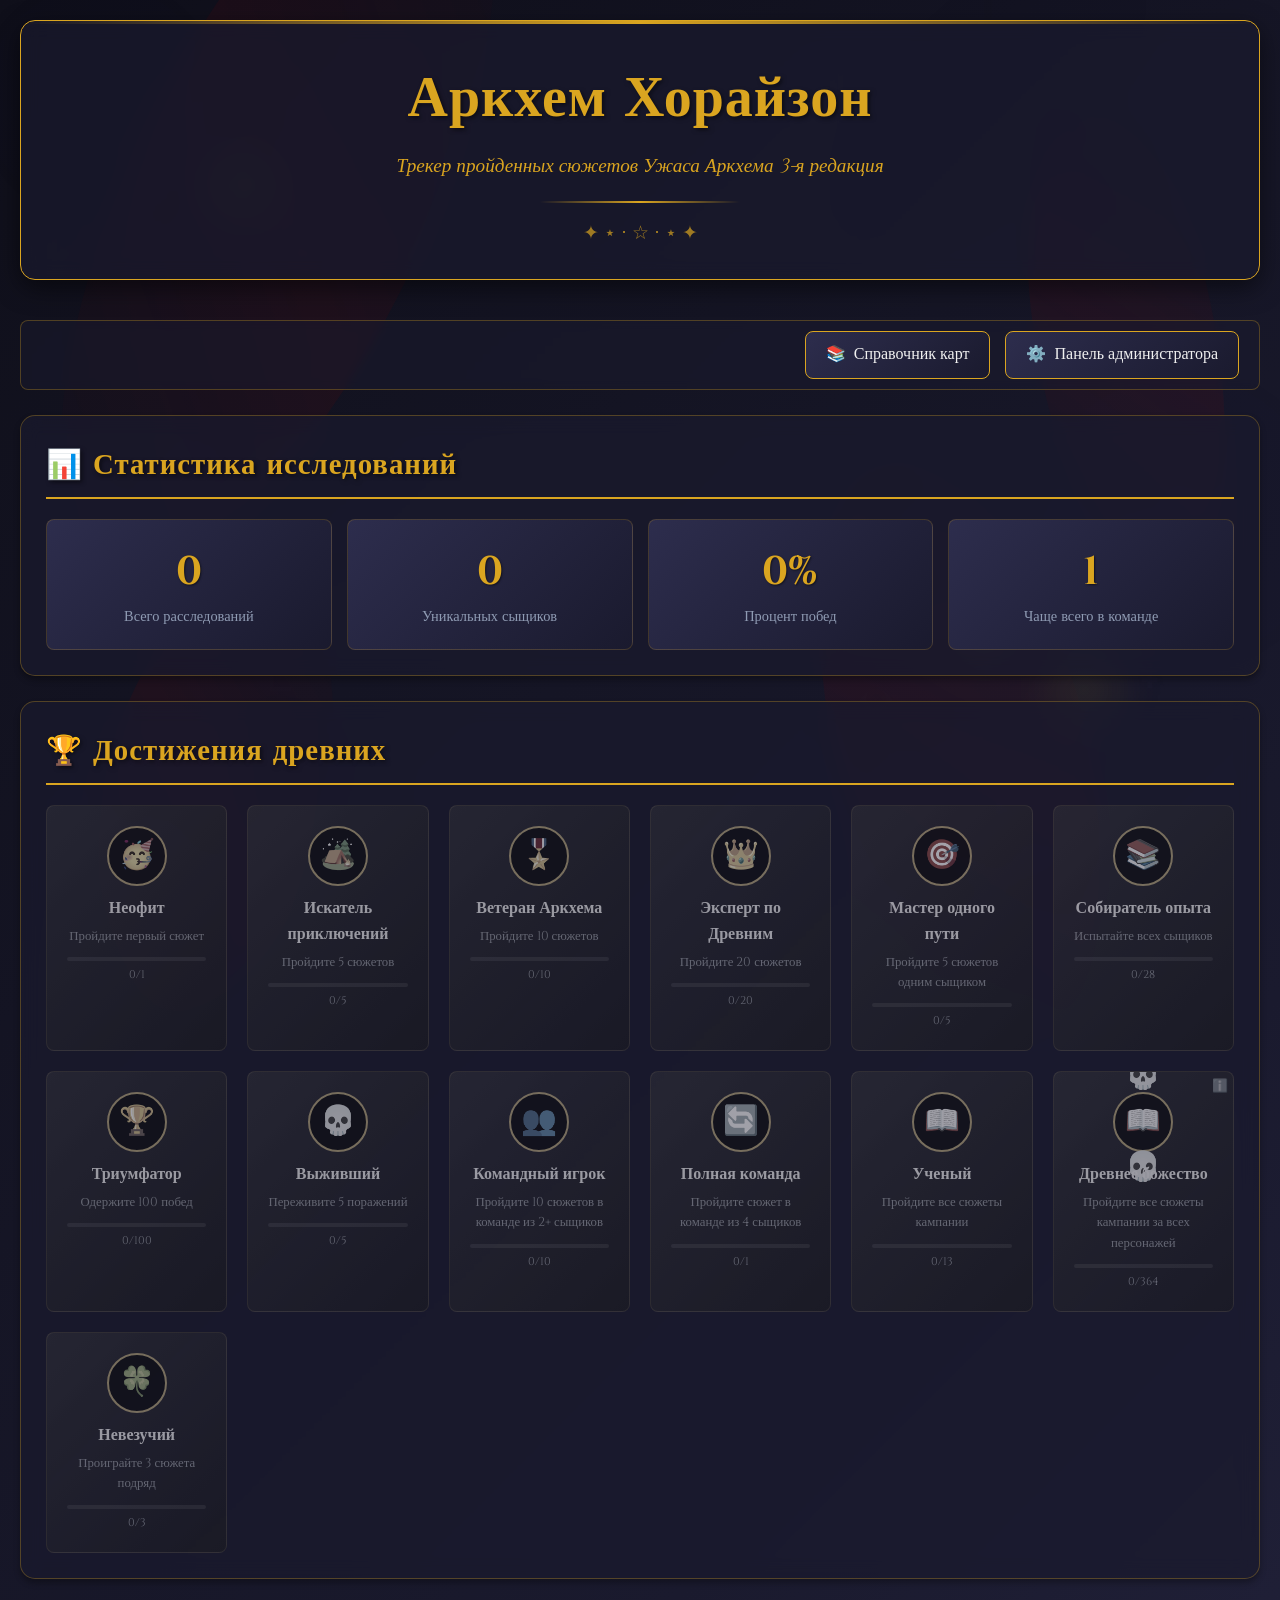
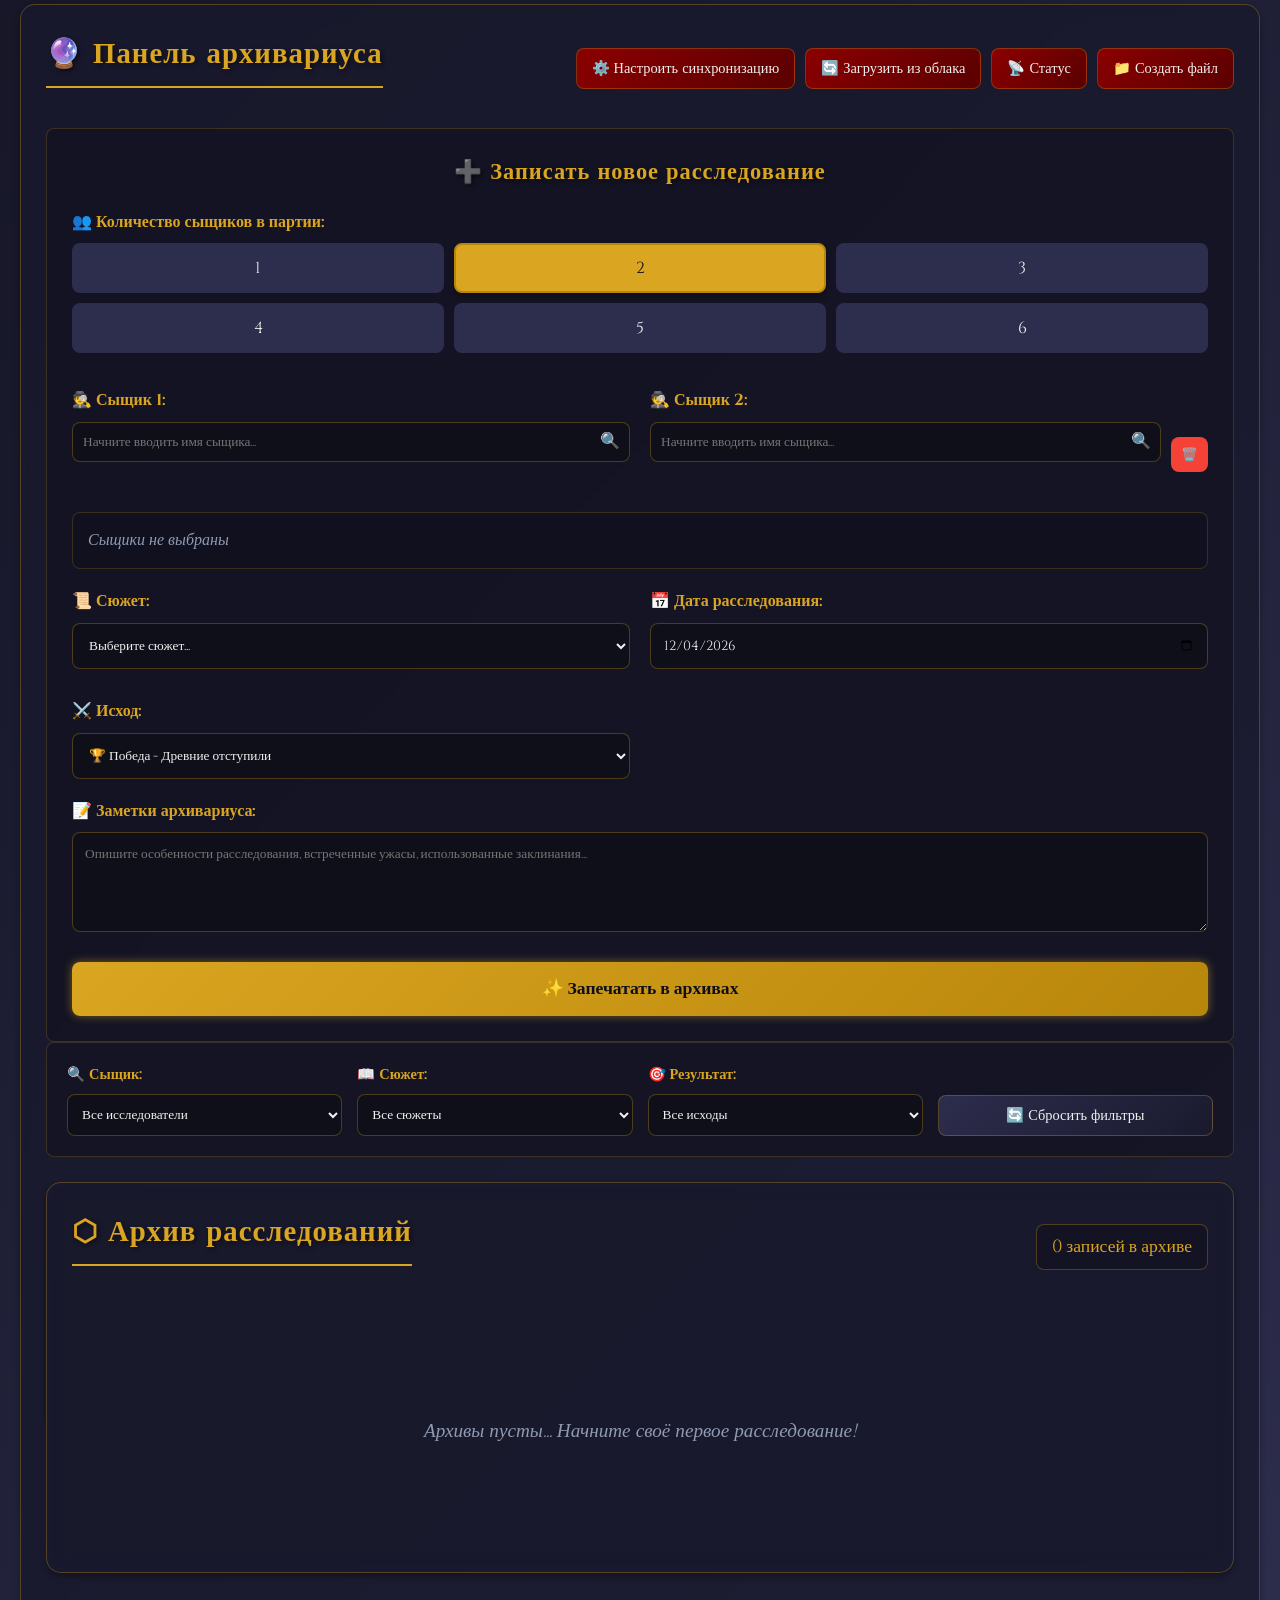
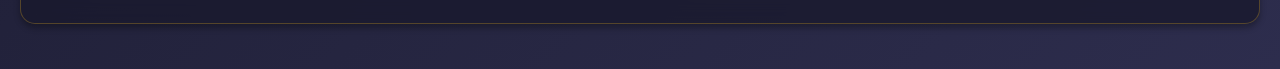
<file: index.html>
<!DOCTYPE html>
<html lang="ru">
<head>
    <meta charset="UTF-8">
    <meta name="viewport" content="width=device-width, initial-scale=1.0">
    <title>Аркхем Хорайзон - Трекер Ужаса Аркхема</title>
    <meta name="description" content="Трекер для настольной игры Ужас Аркхема с гексагональной сеткой записей">
    <meta name="keywords" content="Ужас Аркхема, Arkham Horror, трекер, настольная игра, гексагоны">
    
    <!-- Favicon с щупальцем и глазом -->
    <link rel="icon" type="image/svg+xml" href="data:image/svg+xml,%3Csvg xmlns='http://www.w3.org/2000/svg' viewBox='0 0 100 100'%3E%3Cdefs%3E%3ClinearGradient id='tentacleGrad' x1='0%25' y1='0%25' x2='100%25' y2='100%25'%3E%3Cstop offset='0%25' style='stop-color:%238b0000' /%3E%3Cstop offset='100%25' style='stop-color:%235a0000' /%3E%3C/linearGradient%3E%3C/defs%3E%3Cpath d='M50 10 Q30 30 25 50 Q20 70 30 85 Q40 95 55 90 Q70 85 75 70 Q80 55 70 40 Q60 25 50 10' fill='url(%23tentacleGrad)' stroke='%23daa520' stroke-width='3'/%3E%3Ccircle cx='45' cy='40' r='12' fill='%23ffffff' stroke='%23daa520' stroke-width='2'/%3E%3Ccircle cx='45' cy='40' r='6' fill='%23000000'/%3E%3Ccircle cx='42' cy='37' r='2' fill='%23ffffff'/%3E%3C/svg%3E">
    <link rel="icon" type="image/png" sizes="32x32" href="data:image/svg+xml,%3Csvg xmlns='http://www.w3.org/2000/svg' viewBox='0 0 100 100'%3E%3Cdefs%3E%3ClinearGradient id='tentacleGrad' x1='0%25' y1='0%25' x2='100%25' y2='100%25'%3E%3Cstop offset='0%25' style='stop-color:%238b0000' /%3E%3Cstop offset='100%25' style='stop-color:%235a0000' /%3E%3C/linearGradient%3E%3C/defs%3E%3Cpath d='M50 10 Q30 30 25 50 Q20 70 30 85 Q40 95 55 90 Q70 85 75 70 Q80 55 70 40 Q60 25 50 10' fill='url(%23tentacleGrad)' stroke='%23daa520' stroke-width='3'/%3E%3Ccircle cx='45' cy='40' r='12' fill='%23ffffff' stroke='%23daa520' stroke-width='2'/%3E%3Ccircle cx='45' cy='40' r='6' fill='%23000000'/%3E%3Ccircle cx='42' cy='37' r='2' fill='%23ffffff'/%3E%3C/svg%3E">
    <link rel="apple-touch-icon" href="data:image/svg+xml,%3Csvg xmlns='http://www.w3.org/2000/svg' viewBox='0 0 100 100'%3E%3Cdefs%3E%3ClinearGradient id='tentacleGrad' x1='0%25' y1='0%25' x2='100%25' y2='100%25'%3E%3Cstop offset='0%25' style='stop-color:%238b0000' /%3E%3Cstop offset='100%25' style='stop-color:%235a0000' /%3E%3C/linearGradient%3E%3C/defs%3E%3Cpath d='M50 10 Q30 30 25 50 Q20 70 30 85 Q40 95 55 90 Q70 85 75 70 Q80 55 70 40 Q60 25 50 10' fill='url(%23tentacleGrad)' stroke='%23daa520' stroke-width='3'/%3E%3Ccircle cx='45' cy='40' r='12' fill='%23ffffff' stroke='%23daa520' stroke-width='2'/%3E%3Ccircle cx='45' cy='40' r='6' fill='%23000000'/%3E%3Ccircle cx='42' cy='37' r='2' fill='%23ffffff'/%3E%3C/svg%3E">
    
    <link rel="stylesheet" href="style.css">
    <link href="https://fonts.googleapis.com/css2?family=MedievalSharp&family=Cinzel:wght@400;700&display=swap" rel="stylesheet">

    <!-- Дополнительные стили для верхней панели навигации -->
    <style>
        .top-actions {
            display: flex;
            justify-content: flex-end;
            gap: 15px;
            margin-bottom: 25px;
            padding: 10px 20px;
            background: rgba(26, 26, 46, 0.5);
            border-radius: var(--border-radius);
            border: 1px solid rgba(218, 165, 32, 0.3);
            backdrop-filter: blur(5px);
        }
        
        .top-action-btn {
            background: linear-gradient(135deg, var(--secondary-light), var(--secondary));
            color: var(--text-light);
            padding: 10px 20px;
            border: 1px solid var(--accent);
            border-radius: var(--border-radius);
            text-decoration: none;
            font-family: 'Cinzel', serif;
            transition: all 0.3s ease;
            display: inline-flex;
            align-items: center;
            gap: 8px;
        }
        
        .top-action-btn:hover {
            background: var(--accent);
            color: var(--secondary-dark);
            transform: translateY(-2px);
            box-shadow: var(--shadow);
        }
    </style>
</head>
<body>
    <!-- Фон с атмосферными элементами (полностью скопирован из исходного index.html) -->
    <div class="background-elements">
        <div class="tentacle tentacle-1"></div>
        <div class="tentacle tentacle-2"></div>
        <div class="tentacle tentacle-3"></div>
        <div class="tentacle tentacle-4"></div>

        <div class="eldritch-symbol symbol-1">⚸</div>
        <div class="eldritch-symbol symbol-2">♆</div>
        <div class="eldritch-symbol symbol-3">♇</div>
        <div class="eldritch-symbol symbol-4">⚕</div>
        <div class="eldritch-symbol symbol-5">⚚</div>

        <div class="ancient-rune rune-1">ᚠ</div>
        <div class="ancient-rune rune-2">ᚢ</div>
        <div class="ancient-rune rune-3">ᚦ</div>
        <div class="ancient-rune rune-4">ᚨ</div>
        <div class="ancient-rune rune-5">ᚱ</div>

        <div class="nebula nebula-1"></div>
        <div class="nebula nebula-2"></div>
        <div class="nebula nebula-3"></div>

        <div class="floating-eye eye-1">👁️</div>
        <div class="floating-eye eye-2">👁️</div>
        <div class="floating-eye eye-3">👁️</div>

        <div class="pulsating-orb orb-1"></div>
        <div class="pulsating-orb orb-2"></div>
        <div class="pulsating-orb orb-3"></div>

        <div class="whispering-shadow shadow-1"></div>
        <div class="whispering-shadow shadow-2"></div>
    </div>

    <div class="container">
        <!-- Заголовок (без изменений) -->
        <header class="main-header">
            <div class="title-container">
                <h1 class="main-title eldritch-text">Аркхем Хорайзон</h1>
                <p class="subtitle ancient-script">Трекер пройденных сюжетов Ужаса Аркхема 3-я редакция</p>
                <div class="decoration-line"></div>
                <div class="header-ornament">✦ ⋆ ⋅ ☆ ⋅ ⋆ ✦</div>
            </div>
        </header>

        <!-- Новая верхняя панель с кнопками навигации -->
        <div class="top-actions">
            <a href="cards.html" class="top-action-btn">
                <span>📚</span> Справочник карт
            </a>
            <a href="admin.html" class="top-action-btn">
                <span>⚙️</span> Панель администратора
            </a>
        </div>

        <!-- Статистика (без изменений) -->
        <section class="stats-section">
            <h2 class="section-title eldritch-text">📊 Статистика исследований</h2>
            <div class="stats-grid" id="stats-container">
                <!-- Статистика будет генерироваться через JS -->
            </div>
        </section>

        <!-- Достижения (без изменений) -->
        <section class="achievements-section">
            <h2 class="section-title eldritch-text">🏆 Достижения древних</h2>
            <div class="achievements-grid" id="achievements-container">
                <!-- Достижения будут генерироваться через JS -->
            </div>
        </section>

        <!-- Панель управления -->
        <section class="control-panel">
            <div class="panel-header">
                <h2 class="section-title eldritch-text">🔮 Панель архивариуса</h2>
                <div class="control-buttons">
                    <!-- Кнопки синхронизации (без изменений) -->
                    <button id="setup-sync" class="control-btn btn-hover-effect">⚙️ Настроить синхронизацию</button>
                    <button id="manual-sync" class="control-btn btn-hover-effect">🔄 Загрузить из облака</button>
                    <button id="sync-status" class="control-btn btn-hover-effect">📡 Статус</button>
                    <button id="create-sync-file" class="control-btn btn-hover-effect">📁 Создать файл</button>
                </div>
            </div>

            <!-- Форма добавления записи (теперь выше фильтров) -->
            <div class="add-record-form">
                <h3 class="form-title eldritch-text">➕ Записать новое расследование</h3>
                <form id="progress-form" class="progress-form">
                    <!-- Блок выбора количества сыщиков -->
                    <div class="form-group">
                        <label for="player-count" class="form-label">👥 Количество сыщиков в партии:</label>
                        <div class="player-count-selector">
                            <button type="button" class="count-btn" data-count="1">1</button>
                            <button type="button" class="count-btn" data-count="2">2</button>
                            <button type="button" class="count-btn" data-count="3">3</button>
                            <button type="button" class="count-btn" data-count="4">4</button>
                            <button type="button" class="count-btn" data-count="5">5</button>
                            <button type="button" class="count-btn" data-count="6">6</button>
                        </div>
                        <input type="hidden" id="player-count" value="2">
                    </div>

                    <!-- Динамические поля выбора сыщиков -->
                    <div class="form-row" id="investigators-container">
                        <!-- Поля будут генерироваться здесь -->
                    </div>

                    <div class="form-row">
                        <div class="form-group">
                            <label for="scenario" class="form-label">📜 Сюжет:</label>
                            <select id="scenario" class="form-select focus-ring" required>
                                <option value="">Выберите сюжет...</option>
                            </select>
                            <div id="scenario-preview" class="preview-container"></div>
                        </div>

                        <div class="form-group">
                            <label for="date" class="form-label">📅 Дата расследования:</label>
                            <input type="date" id="date" class="form-input focus-ring" required>
                        </div>
                    </div>

                    <div class="form-row">
                        <div class="form-group">
                            <label for="result" class="form-label">⚔️ Исход:</label>
                            <select id="result" class="form-select focus-ring">
                                <option value="win">🏆 Победа - Древние отступили</option>
                                <option value="loss">💀 Поражение - Безумие поглотило</option>
                                <option value="other">❓ Иной исход</option>
                            </select>
                        </div>
                    </div>

                    <div class="form-group full-width">
                        <label for="notes" class="form-label">📝 Заметки архивариуса:</label>
                        <textarea id="notes" class="form-textarea focus-ring" placeholder="Опишите особенности расследования, встреченные ужасы, использованные заклинания..."></textarea>
                    </div>

                    <button type="submit" class="submit-btn btn-hover-effect glow-effect">✨ Запечатать в архивах</button>
                </form>
            </div>

            <!-- Фильтры (теперь после формы) -->
            <div class="filters">
                <div class="filter-group">
                    <label for="filter-investigator" class="filter-label">🔍 Сыщик:</label>
                    <select id="filter-investigator" class="filter-select focus-ring">
                        <option value="all">Все исследователи</option>
                    </select>
                </div>
                <div class="filter-group">
                    <label for="filter-scenario" class="filter-label">📖 Сюжет:</label>
                    <select id="filter-scenario" class="filter-select focus-ring">
                        <option value="all">Все сюжеты</option>
                    </select>
                </div>
                <div class="filter-group">
                    <label for="filter-result" class="filter-label">🎯 Результат:</label>
                    <select id="filter-result" class="filter-select focus-ring">
                        <option value="all">Все исходы</option>
                        <option value="win">Только победы</option>
                        <option value="loss">Только поражения</option>
                    </select>
                </div>
                <button id="reset-filters" class="control-btn secondary btn-hover-effect">🔄 Сбросить фильтры</button>
            </div>

            <!-- Гексагональная сетка записей -->
            <section class="records-section">
                <div class="section-header">
                    <h2 class="section-title eldritch-text">⬡ Архив расследований</h2>
                    <div class="records-counter">
                        <span id="records-count">0</span> записей в архиве
                    </div>
                </div>

                <div id="hexagon-grid" class="hexagon-grid">
                    <!-- Гексагоны будут генерироваться здесь -->
                </div>
            </section>
        </section>
    </div>

    <!-- Модальное окно для детального просмотра -->
    <div id="record-modal" class="modal">
        <div class="modal-content deep-shadow">
            <span class="close">&times;</span>
            <div id="modal-content" class="modal-body">
                <!-- Содержимое модального окна -->
            </div>
        </div>
    </div>

    <!-- Новое полноэкранное модальное окно для таблицы прогресса -->
    <div id="progress-modal" class="modal fullscreen-modal">
        <div class="modal-content fullscreen-content deep-shadow">
            <span class="close fullscreen-close">&times;</span>
            <div id="progress-modal-content" class="modal-body fullscreen-body">
                <!-- Таблица прогресса будет здесь -->
            </div>
        </div>
    </div>

    <!-- Модальное окно для изображений -->
    <div id="image-modal" class="modal">
        <div class="modal-content image-modal-content">
            <span class="close">&times;</span>
            <div id="image-modal-body" class="modal-body image-modal-body">
                <!-- Содержимое модального окна для изображений -->
            </div>
        </div>
    </div>

    <!-- Уведомления -->
    <div id="notification-container" class="notification-container"></div>

    <script src="script.js"></script>
</body>
</html>
</file>
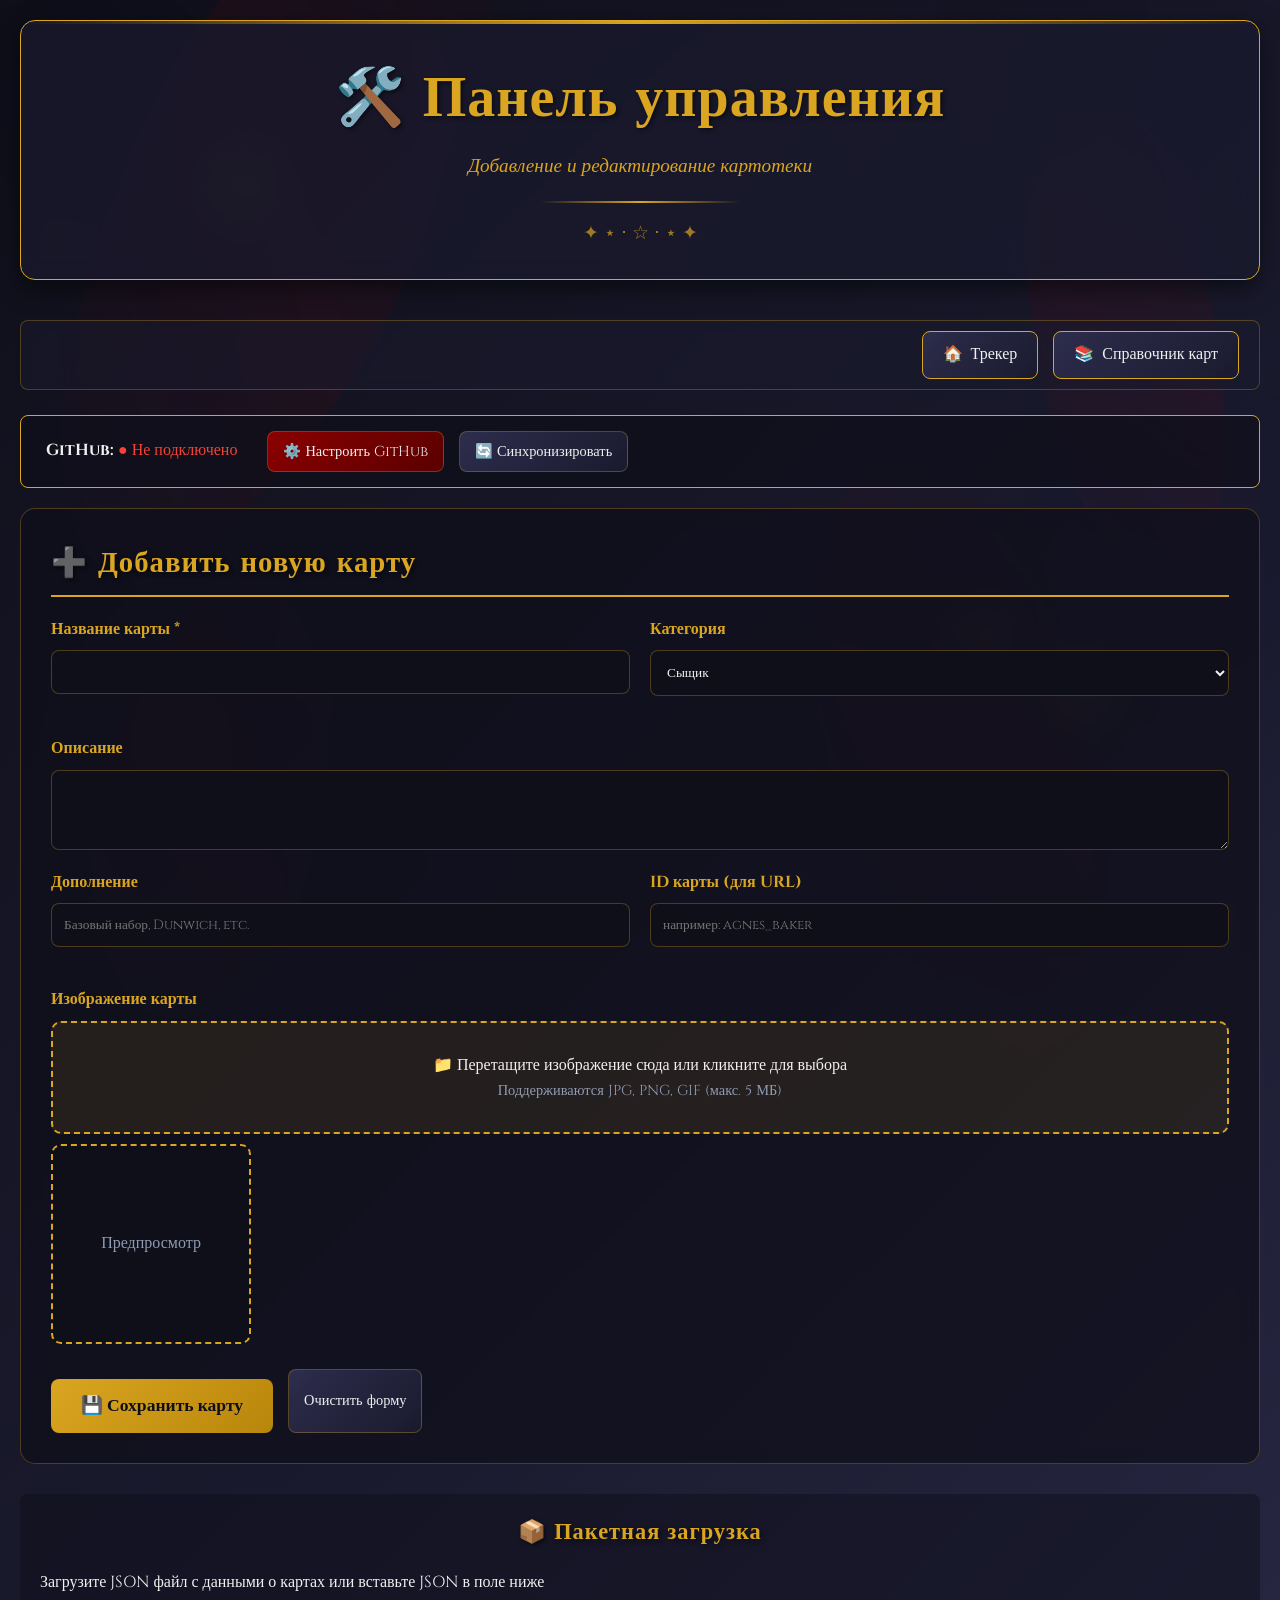
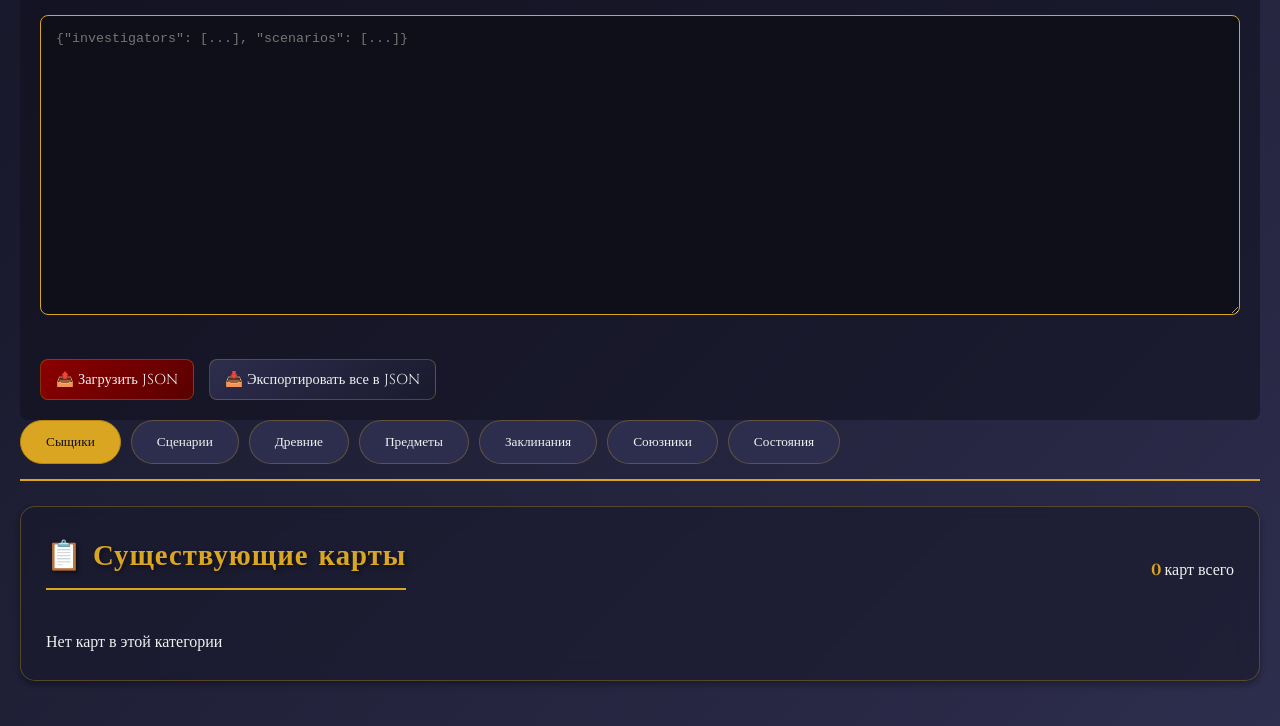
<file: admin.html>
<!DOCTYPE html>
<html lang="ru">
<head>
    <meta charset="UTF-8">
    <meta name="viewport" content="width=device-width, initial-scale=1.0">
    <title>Аркхем Хорайзон - Панель управления картами</title>
    <meta name="description" content="Администрирование картотеки Ужаса Аркхема">
    
    <!-- Favicon с щупальцем и глазом -->
    <link rel="icon" type="image/svg+xml" href="data:image/svg+xml,%3Csvg xmlns='http://www.w3.org/2000/svg' viewBox='0 0 100 100'%3E%3Cdefs%3E%3ClinearGradient id='tentacleGrad' x1='0%25' y1='0%25' x2='100%25' y2='100%25'%3E%3Cstop offset='0%25' style='stop-color:%238b0000' /%3E%3Cstop offset='100%25' style='stop-color:%235a0000' /%3E%3C/linearGradient%3E%3C/defs%3E%3Cpath d='M50 10 Q30 30 25 50 Q20 70 30 85 Q40 95 55 90 Q70 85 75 70 Q80 55 70 40 Q60 25 50 10' fill='url(%23tentacleGrad)' stroke='%23daa520' stroke-width='3'/%3E%3Ccircle cx='45' cy='40' r='12' fill='%23ffffff' stroke='%23daa520' stroke-width='2'/%3E%3C/svg%3E">
    
    <link rel="stylesheet" href="style.css">
    <link href="https://fonts.googleapis.com/css2?family=MedievalSharp&family=Cinzel:wght@400;700&display=swap" rel="stylesheet">
    
    <style>
        /* Дополнительные стили для админ-панели */
        .admin-panel {
            padding: 20px;
        }
        
        /* Верхняя панель навигации (как на главной и в справочнике) */
        .top-actions {
            display: flex;
            justify-content: flex-end;
            gap: 15px;
            margin-bottom: 25px;
            padding: 10px 20px;
            background: rgba(26, 26, 46, 0.5);
            border-radius: var(--border-radius);
            border: 1px solid rgba(218, 165, 32, 0.3);
            backdrop-filter: blur(5px);
        }
        
        .top-action-btn {
            background: linear-gradient(135deg, var(--secondary-light), var(--secondary));
            color: var(--text-light);
            padding: 10px 20px;
            border: 1px solid var(--accent);
            border-radius: var(--border-radius);
            text-decoration: none;
            font-family: 'Cinzel', serif;
            transition: all 0.3s ease;
            display: inline-flex;
            align-items: center;
            gap: 8px;
        }
        
        .top-action-btn:hover {
            background: var(--accent);
            color: var(--secondary-dark);
            transform: translateY(-2px);
            box-shadow: var(--shadow);
        }
        
        .github-status {
            background: rgba(15, 15, 26, 0.7);
            padding: 15px 25px;
            border-radius: var(--border-radius);
            border: 1px solid var(--accent);
            display: flex;
            align-items: center;
            gap: 15px;
            flex-wrap: wrap;
            margin-bottom: 20px;
        }
        
        .github-status .connected {
            color: #4caf50;
        }
        
        .github-status .disconnected {
            color: #f44336;
        }
        
        .admin-tabs {
            display: flex;
            gap: 10px;
            flex-wrap: wrap;
            margin-bottom: 25px;
            border-bottom: 2px solid var(--accent);
            padding-bottom: 15px;
        }
        
        .admin-tab {
            background: var(--secondary-light);
            color: var(--text-light);
            border: 1px solid rgba(218, 165, 32, 0.3);
            padding: 12px 25px;
            border-radius: 30px;
            cursor: pointer;
            font-family: 'Cinzel', serif;
            transition: all 0.3s ease;
        }
        
        .admin-tab:hover {
            background: var(--secondary);
            transform: translateY(-2px);
        }
        
        .admin-tab.active {
            background: var(--accent);
            color: var(--secondary-dark);
            border-color: var(--accent-dark);
        }
        
        .admin-form {
            background: rgba(15, 15, 26, 0.7);
            padding: 30px;
            border-radius: 15px;
            border: 1px solid rgba(218, 165, 32, 0.3);
            backdrop-filter: blur(10px);
            margin-bottom: 30px;
        }
        
        .form-row {
            display: grid;
            grid-template-columns: 1fr 1fr;
            gap: 20px;
            margin-bottom: 20px;
        }
        
        .form-group {
            margin-bottom: 20px;
        }
        
        .form-group label {
            display: block;
            color: var(--accent);
            margin-bottom: 8px;
            font-weight: bold;
        }
        
        .form-control {
            width: 100%;
            padding: 12px;
            border-radius: var(--border-radius);
            border: 1px solid rgba(218, 165, 32, 0.3);
            background: var(--secondary-dark);
            color: var(--text-light);
            font-family: 'Cinzel', serif;
        }
        
        .form-control:focus {
            outline: none;
            border-color: var(--accent);
            box-shadow: 0 0 0 2px rgba(218, 165, 32, 0.2);
        }
        
        .image-preview {
            width: 200px;
            height: 200px;
            border: 2px dashed var(--accent);
            border-radius: 10px;
            margin-top: 10px;
            display: flex;
            align-items: center;
            justify-content: center;
            overflow: hidden;
            background: var(--secondary-dark);
        }
        
        .image-preview img {
            max-width: 100%;
            max-height: 100%;
            object-fit: contain;
        }
        
        .image-upload-area {
            border: 2px dashed var(--accent);
            border-radius: 10px;
            padding: 30px;
            text-align: center;
            cursor: pointer;
            transition: all 0.3s ease;
            background: rgba(218, 165, 32, 0.1);
        }
        
        .image-upload-area:hover {
            background: rgba(218, 165, 32, 0.2);
            border-color: var(--accent-light);
        }
        
        .image-upload-area.dragover {
            background: rgba(218, 165, 32, 0.3);
            border-color: var(--accent);
        }
        
        .cards-list {
            display: grid;
            grid-template-columns: repeat(auto-fill, minmax(200px, 1fr));
            gap: 20px;
            margin-top: 20px;
        }
        
        .admin-card {
            background: linear-gradient(135deg, var(--secondary-light), var(--secondary));
            border-radius: 10px;
            overflow: hidden;
            border: 1px solid rgba(218, 165, 32, 0.3);
            position: relative;
        }
        
        .admin-card-image {
            width: 100%;
            height: 150px;
            object-fit: cover;
            border-bottom: 2px solid var(--accent);
        }
        
        .admin-card-info {
            padding: 12px;
        }
        
        .admin-card-title {
            color: var(--accent);
            font-size: 1rem;
            margin-bottom: 5px;
            font-weight: bold;
        }
        
        .admin-card-type {
            color: var(--text-dark);
            font-size: 0.8rem;
            margin-bottom: 10px;
        }
        
        .admin-card-actions {
            display: flex;
            gap: 5px;
            padding: 10px;
            border-top: 1px solid rgba(218, 165, 32, 0.2);
        }
        
        .admin-btn {
            background: var(--secondary-dark);
            color: var(--text-light);
            border: 1px solid var(--accent);
            padding: 5px 10px;
            border-radius: 5px;
            cursor: pointer;
            font-size: 0.8rem;
            transition: all 0.3s ease;
            flex: 1;
        }
        
        .admin-btn:hover {
            background: var(--accent);
            color: var(--secondary-dark);
        }
        
        .admin-btn.delete:hover {
            background: var(--danger);
            border-color: var(--danger);
        }
        
        .batch-upload {
            background: rgba(15, 15, 26, 0.5);
            padding: 20px;
            border-radius: var(--border-radius);
            margin-top: 20px;
        }
        
        .json-editor {
            width: 100%;
            min-height: 300px;
            background: var(--secondary-dark);
            color: var(--text-light);
            font-family: monospace;
            padding: 15px;
            border-radius: var(--border-radius);
            border: 1px solid var(--accent);
            margin: 20px 0;
        }
        
        .notification {
            position: fixed;
            top: 20px;
            right: 20px;
            padding: 15px 25px;
            border-radius: var(--border-radius);
            background: var(--secondary);
            border-left: 4px solid var(--accent);
            color: var(--text-light);
            z-index: 1000;
            animation: slideIn 0.3s ease;
        }
        
        @keyframes slideIn {
            from {
                transform: translateX(100%);
                opacity: 0;
            }
            to {
                transform: translateX(0);
                opacity: 1;
            }
        }

        .progress-bar {
            width: 100%;
            height: 4px;
            background: var(--secondary-light);
            border-radius: 2px;
            overflow: hidden;
            margin-top: 10px;
        }

        .progress-bar-fill {
            height: 100%;
            background: var(--accent);
            transition: width 0.3s ease;
        }
    </style>
</head>
<body>
    <div class="background-elements">
        <!-- Фоновые элементы из index.html -->
        <div class="tentacle tentacle-1"></div>
        <div class="tentacle tentacle-2"></div>
        <div class="tentacle tentacle-3"></div>
        <div class="tentacle tentacle-4"></div>
        <div class="eldritch-symbol symbol-1">⚸</div>
        <div class="eldritch-symbol symbol-2">♆</div>
        <div class="eldritch-symbol symbol-3">♇</div>
        <div class="eldritch-symbol symbol-4">⚕</div>
        <div class="eldritch-symbol symbol-5">⚚</div>
        <div class="ancient-rune rune-1">ᚠ</div>
        <div class="ancient-rune rune-2">ᚢ</div>
        <div class="ancient-rune rune-3">ᚦ</div>
        <div class="ancient-rune rune-4">ᚨ</div>
        <div class="ancient-rune rune-5">ᚱ</div>
        <div class="nebula nebula-1"></div>
        <div class="nebula nebula-2"></div>
        <div class="nebula nebula-3"></div>
        <div class="floating-eye eye-1">👁️</div>
        <div class="floating-eye eye-2">👁️</div>
        <div class="floating-eye eye-3">👁️</div>
        <div class="pulsating-orb orb-1"></div>
        <div class="pulsating-orb orb-2"></div>
        <div class="pulsating-orb orb-3"></div>
        <div class="whispering-shadow shadow-1"></div>
        <div class="whispering-shadow shadow-2"></div>
    </div>

    <div class="container admin-panel">
        <!-- Заголовок -->
        <header class="main-header">
            <div class="title-container">
                <h1 class="main-title eldritch-text">🛠️ Панель управления</h1>
                <p class="subtitle ancient-script">Добавление и редактирование картотеки</p>
                <div class="decoration-line"></div>
                <div class="header-ornament">✦ ⋆ ⋅ ☆ ⋅ ⋆ ✦</div>
            </div>
        </header>

        <!-- Верхняя панель навигации (как на главной и в справочнике) -->
        <div class="top-actions">
            <a href="index.html" class="top-action-btn">
                <span>🏠</span> Трекер
            </a>
            <a href="cards.html" class="top-action-btn">
                <span>📚</span> Справочник карт
            </a>
        </div>

        <!-- GitHub статус -->
        <div class="github-status" id="github-status">
            <div>
                <strong>GitHub:</strong> 
                <span id="github-connection-status" class="disconnected">● Не подключено</span>
            </div>
            <div>
                <span id="github-info"></span>
            </div>
            <button class="control-btn" id="setup-github">⚙️ Настроить GitHub</button>
            <button class="control-btn secondary" id="sync-github">🔄 Синхронизировать</button>
        </div>

        <!-- Форма добавления карты -->
        <div class="admin-form">
            <h2 class="section-title eldritch-text">➕ Добавить новую карту</h2>
            
            <form id="card-form">
                <div class="form-row">
                    <div class="form-group">
                        <label for="card-name">Название карты *</label>
                        <input type="text" id="card-name" class="form-control" required>
                    </div>
                    
                    <div class="form-group">
                        <label for="card-category">Категория</label>
                        <select id="card-category" class="form-control">
                            <option value="investigator">Сыщик</option>
                            <option value="scenario">Сценарий</option>
                            <option value="ancient">Древний</option>
                            <option value="item">Предмет</option>
                            <option value="spell">Заклинание</option>
                            <option value="ally">Союзник</option>
                            <option value="condition">Состояние</option>
                        </select>
                    </div>
                </div>

                <div class="form-group">
                    <label for="card-description">Описание</label>
                    <textarea id="card-description" class="form-control" rows="3"></textarea>
                </div>

                <div class="form-row">
                    <div class="form-group">
                        <label for="card-expansion">Дополнение</label>
                        <input type="text" id="card-expansion" class="form-control" placeholder="Базовый набор, Dunwich, etc.">
                    </div>
                    
                    <div class="form-group">
                        <label for="card-id">ID карты (для URL)</label>
                        <input type="text" id="card-id" class="form-control" placeholder="например: agnes_baker">
                    </div>
                </div>

                <!-- Загрузка изображения -->
                <div class="form-group">
                    <label>Изображение карты</label>
                    <div class="image-upload-area" id="drop-area">
                        <input type="file" id="file-input" accept="image/*" style="display: none;">
                        <p>📁 Перетащите изображение сюда или кликните для выбора</p>
                        <p style="color: var(--text-dark); font-size: 0.9rem;">Поддерживаются JPG, PNG, GIF (макс. 5 МБ)</p>
                    </div>
                    <div class="image-preview" id="image-preview">
                        <span style="color: var(--text-dark);">Предпросмотр</span>
                    </div>
                </div>

                <!-- Прогресс загрузки -->
                <div id="upload-progress" style="display: none;">
                    <div class="progress-bar">
                        <div class="progress-bar-fill" id="progress-fill" style="width: 0%"></div>
                    </div>
                    <p id="progress-text" style="text-align: center; margin-top: 5px;">Загрузка...</p>
                </div>

                <div style="display: flex; gap: 15px; margin-top: 25px;">
                    <button type="submit" class="submit-btn" id="submit-btn">💾 Сохранить карту</button>
                    <button type="button" class="control-btn secondary" id="clear-form">Очистить форму</button>
                </div>
            </form>
        </div>

        <!-- Пакетная загрузка -->
        <div class="batch-upload">
            <h3 class="form-title eldritch-text">📦 Пакетная загрузка</h3>
            <p>Загрузите JSON файл с данными о картах или вставьте JSON в поле ниже</p>
            <textarea id="batch-json" class="json-editor" placeholder='{"investigators": [...], "scenarios": [...]}'></textarea>
            <div style="display: flex; gap: 15px; margin-top: 15px; flex-wrap: wrap;">
                <button class="control-btn" id="batch-upload">📤 Загрузить JSON</button>
                <button class="control-btn secondary" id="export-json">📥 Экспортировать все в JSON</button>
            </div>
        </div>
        <!-- Вкладки -->
        <div class="admin-tabs">
            <button class="admin-tab active" data-category="investigator">Сыщики</button>
            <button class="admin-tab" data-category="scenario">Сценарии</button>
            <button class="admin-tab" data-category="ancient">Древние</button>
            <button class="admin-tab" data-category="item">Предметы</button>
            <button class="admin-tab" data-category="spell">Заклинания</button>
            <button class="admin-tab" data-category="ally">Союзники</button>
            <button class="admin-tab" data-category="condition">Состояния</button>
        </div>
        <!-- Список существующих карт -->
        <section class="records-section">
            <div style="display: flex; justify-content: space-between; align-items: center; margin-bottom: 20px;">
                <h2 class="section-title eldritch-text">📋 Существующие карты</h2>
                <div>
                    <span id="cards-count" style="color: var(--accent); font-weight: bold;">0</span> карт всего
                </div>
            </div>
            
            <div class="cards-list" id="cards-list">
                <!-- Карты будут загружаться через JS -->
            </div>
        </section>
    </div>

    <!-- Модальное окно для изображений -->
    <div id="image-modal" class="modal">
        <div class="modal-content image-modal-content">
            <span class="close" onclick="document.getElementById('image-modal').style.display='none'">&times;</span>
            <div id="image-modal-body" class="modal-body image-modal-body">
                <!-- Содержимое будет вставлено через JS -->
            </div>
        </div>
    </div>

    <!-- Уведомления -->
    <div id="notification-container" class="notification-container"></div>

    <script src="script.js"></script>
    <script src="admin.js"></script>
</body>
</html>
</file>
<file: style.css>
/* Базовые стили и сброс */
* {
    margin: 0;
    padding: 0;
    box-sizing: border-box;
}

:root {
    --primary: #8b0000;
    --primary-dark: #5a0000;
    --primary-light: #b22222;
    --secondary: #1a1a2e;
    --secondary-dark: #0f0f1a;
    --secondary-light: #2d2d4d;
    --accent: #daa520;
    --accent-dark: #b8860b;
    --text-light: #f0f0f0;
    --text-dark: #8f9bb3;
    --success: #4caf50;
    --danger: #f44336;
    --warning: #ff9800;
    --parchment: #f5e6ca;
    --parchment-dark: #e6d7b8;
    --border-radius: 8px;
    --shadow: 0 4px 6px rgba(0, 0, 0, 0.3);
    --shadow-heavy: 0 8px 25px rgba(0, 0, 0, 0.5);
}

body {
    font-family: 'Cinzel', serif;
    background: linear-gradient(135deg, var(--secondary-dark) 0%, var(--secondary) 50%, var(--secondary-light) 100%);
    color: var(--text-light);
    line-height: 1.6;
    min-height: 100vh;
    position: relative;
    overflow-x: hidden;
}

/* Атмосферные элементы фона */
.background-elements {
    position: fixed;
    top: 0;
    left: 0;
    width: 100%;
    height: 100%;
    pointer-events: none;
    z-index: -1;
    opacity: 0.1;
}

.tentacle {
    position: absolute;
    background: linear-gradient(45deg, transparent, var(--primary), transparent);
    border-radius: 50%;
    animation: tentacleFloat 25s infinite ease-in-out;
}

.tentacle-1 {
    width: 300px;
    height: 800px;
    top: -200px;
    left: 10%;
    transform: rotate(25deg);
}

.tentacle-2 {
    width: 250px;
    height: 600px;
    bottom: -150px;
    right: 15%;
    transform: rotate(-15deg);
    animation-delay: -5s;
}

.tentacle-3 {
    width: 180px;
    height: 500px;
    top: 10%;
    right: 5%;
    transform: rotate(-10deg);
    animation-delay: -10s;
}

.tentacle-4 {
    width: 220px;
    height: 450px;
    bottom: -120px;
    left: 8%;
    transform: rotate(15deg);
    animation-delay: -15s;
}

.eldritch-symbol {
    position: absolute;
    font-size: 4rem;
    opacity: 0.05;
    animation: symbolPulse 15s infinite alternate;
}

.symbol-1 {
    top: 20%;
    left: 5%;
}

.symbol-2 {
    bottom: 20%;
    right: 8%;
    animation-delay: -2s;
}

.symbol-3 {
    top: 70%;
    left: 20%;
    animation-delay: -4s;
    font-size: 3.5rem;
}

.symbol-4 {
    top: 35%;
    right: 12%;
    animation-delay: -6s;
    font-size: 3rem;
}

.symbol-5 {
    top: 55%;
    left: 75%;
    animation-delay: -8s;
    font-size: 2.8rem;
}

.ancient-rune {
    position: absolute;
    font-size: 2.5rem;
    opacity: 0.03;
    animation: runeFloat 30s infinite ease-in-out;
    font-family: 'Cinzel', serif;
}

.rune-1 {
    top: 15%;
    left: 8%;
    color: var(--accent);
}

.rune-2 {
    top: 65%;
    left: 85%;
    animation-delay: -6s;
    color: var(--primary);
}

.rune-3 {
    top: 80%;
    left: 12%;
    animation-delay: -12s;
    color: var(--accent);
}

.rune-4 {
    top: 25%;
    left: 90%;
    animation-delay: -18s;
    color: var(--primary);
}

.rune-5 {
    top: 45%;
    left: 5%;
    animation-delay: -24s;
    color: var(--accent);
}

.nebula {
    position: absolute;
    border-radius: 50%;
    background: radial-gradient(circle, rgba(138, 43, 226, 0.1) 0%, transparent 70%);
    filter: blur(20px);
    animation: nebulaFloat 40s infinite ease-in-out;
}

.nebula-1 {
    width: 400px;
    height: 400px;
    top: -100px;
    left: -100px;
}

.nebula-2 {
    width: 300px;
    height: 300px;
    bottom: -50px;
    right: 10%;
    animation-delay: -10s;
}

.nebula-3 {
    width: 500px;
    height: 500px;
    top: 30%;
    right: -150px;
    animation-delay: -20s;
}

.floating-eye {
    position: absolute;
    font-size: 2rem;
    opacity: 0.05;
    animation: eyeWander 35s infinite ease-in-out;
    filter: drop-shadow(0 0 5px rgba(218, 165, 32, 0.3));
}

.eye-1 {
    top: 20%;
    right: 20%;
}

.eye-2 {
    top: 60%;
    left: 25%;
    animation-delay: -8s;
}

.eye-3 {
    top: 75%;
    right: 30%;
    animation-delay: -16s;
}

.pulsating-orb {
    position: absolute;
    border-radius: 50%;
    background: radial-gradient(circle, var(--accent) 0%, transparent 70%);
    filter: blur(15px);
    animation: orbPulseFloat 12s infinite ease-in-out;
}

.orb-1 {
    width: 100px;
    height: 100px;
    top: 15%;
    left: 15%;
}

.orb-2 {
    width: 80px;
    height: 80px;
    bottom: 25%;
    right: 20%;
    animation-delay: -4s;
}

.orb-3 {
    width: 120px;
    height: 120px;
    top: 70%;
    left: 80%;
    animation-delay: -8s;
}

.whispering-shadow {
    position: absolute;
    background: linear-gradient(45deg, transparent, rgba(0, 0, 0, 0.3), transparent);
    border-radius: 50%;
    animation: shadowDrift 50s infinite linear;
}

.shadow-1 {
    width: 200px;
    height: 400px;
    top: -100px;
    right: 15%;
    transform: rotate(45deg);
}

.shadow-2 {
    width: 150px;
    height: 300px;
    bottom: -80px;
    left: 20%;
    transform: rotate(-30deg);
    animation-delay: -25s;
}

@keyframes tentacleFloat {
    0%, 100% {
        transform: translateY(0) rotate(25deg);
        opacity: 0.1;
    }

    50% {
        transform: translateY(-20px) rotate(30deg);
        opacity: 0.15;
    }
}

@keyframes symbolPulse {
    0% {
        opacity: 0.03;
        transform: scale(1);
    }

    100% {
        opacity: 0.08;
        transform: scale(1.1);
    }
}

@keyframes runeFloat {
    0%, 100% {
        transform: translateY(0px) rotate(0deg);
        opacity: 0.03;
    }

    25% {
        transform: translateY(-20px) rotate(90deg);
        opacity: 0.06;
    }

    50% {
        transform: translateY(0px) rotate(180deg);
        opacity: 0.03;
    }

    75% {
        transform: translateY(20px) rotate(270deg);
        opacity: 0.06;
    }
}

@keyframes nebulaFloat {
    0%, 100% {
        transform: translate(0, 0) scale(1);
        opacity: 0.1;
    }

    50% {
        transform: translate(50px, -30px) scale(1.2);
        opacity: 0.3;
    }
}

@keyframes eyeWander {
    0%, 100% {
        transform: translate(0, 0) scale(1);
        opacity: 0.05;
    }

    25% {
        transform: translate(10px, -15px) scale(1.1);
        opacity: 0.08;
    }

    50% {
        transform: translate(-5px, 10px) scale(0.9);
        opacity: 0.05;
    }

    75% {
        transform: translate(-15px, -5px) scale(1.05);
        opacity: 0.08;
    }
}

@keyframes orbPulseFloat {
    0%, 100% {
        transform: translate(0, 0) scale(1);
        opacity: 0.1;
    }

    50% {
        transform: translate(15px, -20px) scale(1.5);
        opacity: 0.3;
    }
}

@keyframes shadowDrift {
    0%, 100% {
        transform: rotate(45deg) translateX(0);
        opacity: 0.1;
    }

    50% {
        transform: rotate(45deg) translateX(50px);
        opacity: 0.3;
    }
}

/* Контейнер и общие стили */
.container {
    max-width: 1400px;
    margin: 0 auto;
    padding: 20px;
    position: relative;
    z-index: 1;
}

/* Заголовок */
.main-header {
    text-align: center;
    margin-bottom: 40px;
    padding: 30px;
    background: rgba(26, 26, 46, 0.7);
    border-radius: 15px;
    border: 1px solid var(--accent);
    box-shadow: var(--shadow-heavy);
    backdrop-filter: blur(10px);
    position: relative;
    overflow: hidden;
}

    .main-header::before {
        content: '';
        position: absolute;
        top: 0;
        left: 0;
        right: 0;
        height: 3px;
        background: linear-gradient(90deg, transparent, var(--accent), transparent);
    }

.title-container {
    position: relative;
    z-index: 2;
}

.main-title {
    font-family: 'MedievalSharp', cursive;
    font-size: 3.5rem;
    color: var(--accent);
    margin-bottom: 10px;
    text-shadow: 2px 2px 4px rgba(0, 0, 0, 0.5);
    letter-spacing: 2px;
}

.subtitle {
    font-size: 1.2rem;
    color: var(--text-dark);
    margin-bottom: 20px;
    font-style: italic;
}

.decoration-line {
    width: 200px;
    height: 2px;
    background: linear-gradient(90deg, transparent, var(--accent), transparent);
    margin: 0 auto;
}

.header-ornament {
    color: var(--accent);
    font-size: 1.2rem;
    margin-top: 15px;
    opacity: 0.7;
    animation: ornamentGlow 4s infinite alternate;
}

@keyframes ornamentGlow {
    from {
        opacity: 0.5;
        text-shadow: 0 0 5px rgba(218, 165, 32, 0.3);
    }

    to {
        opacity: 0.8;
        text-shadow: 0 0 10px rgba(218, 165, 32, 0.6);
    }
}

/* Секции */
section {
    background: rgba(26, 26, 46, 0.7);
    padding: 25px;
    border-radius: 15px;
    margin-bottom: 25px;
    border: 1px solid rgba(218, 165, 32, 0.3);
    box-shadow: var(--shadow);
    backdrop-filter: blur(10px);
}

.section-title {
    color: var(--accent);
    margin-bottom: 20px;
    font-size: 1.8rem;
    border-bottom: 2px solid var(--accent);
    padding-bottom: 10px;
    text-shadow: 1px 1px 2px rgba(0, 0, 0, 0.5);
}

/* Статистика */
.stats-grid {
    display: grid;
    grid-template-columns: repeat(auto-fit, minmax(200px, 1fr));
    gap: 15px;
    margin-top: 20px;
}

.stat-card {
    background: linear-gradient(135deg, var(--secondary-light), var(--secondary));
    padding: 20px;
    border-radius: var(--border-radius);
    text-align: center;
    transition: all 0.3s ease;
    border: 1px solid rgba(218, 165, 32, 0.2);
    position: relative;
    overflow: hidden;
}

    .stat-card::before {
        content: '';
        position: absolute;
        top: 0;
        left: -100%;
        width: 100%;
        height: 100%;
        background: linear-gradient(90deg, transparent, rgba(218, 165, 32, 0.1), transparent);
        transition: left 0.5s;
    }

    .stat-card:hover::before {
        left: 100%;
    }

    .stat-card:hover {
        transform: translateY(-5px);
        box-shadow: var(--shadow-heavy);
    }

.stat-value {
    font-size: 2.5rem;
    font-weight: bold;
    color: var(--accent);
    display: block;
    text-shadow: 1px 1px 2px rgba(0, 0, 0, 0.5);
}

.stat-label {
    color: var(--text-dark);
    font-size: 0.9rem;
    margin-top: 5px;
}

/* Достижения */
.achievements-grid {
    display: grid;
    grid-template-columns: repeat(auto-fit, minmax(180px, 1fr));
    gap: 20px;
    margin-top: 20px;
}

.achievement-card {
    background: linear-gradient(135deg, var(--secondary-light), var(--secondary));
    padding: 20px;
    border-radius: var(--border-radius);
    text-align: center;
    transition: all 0.3s ease;
    border: 1px solid rgba(218, 165, 32, 0.2);
    position: relative;
    overflow: hidden;
}

    .achievement-card.unlocked {
        border-color: var(--accent);
        box-shadow: 0 0 15px rgba(218, 165, 32, 0.3);
    }

    .achievement-card.locked {
        opacity: 0.6;
        filter: grayscale(0.7);
    }

    .achievement-card:hover {
        transform: translateY(-3px);
        box-shadow: var(--shadow-heavy);
    }

.achievement-icon {
    width: 60px;
    height: 60px;
    margin: 0 auto 10px;
    border-radius: 50%;
    background: var(--secondary-dark);
    display: flex;
    align-items: center;
    justify-content: center;
    font-size: 1.8rem;
    border: 2px solid var(--accent);
}

.achievement-card.unlocked .achievement-icon {
    background: linear-gradient(135deg, var(--accent), var(--primary));
    animation: glow 2s infinite alternate;
}

@keyframes glow {
    from {
        box-shadow: 0 0 5px var(--accent);
    }

    to {
        box-shadow: 0 0 15px var(--accent);
    }
}

.achievement-name {
    font-weight: bold;
    margin-bottom: 5px;
    color: var(--text-light);
}

.achievement-desc {
    font-size: 0.8rem;
    color: var(--text-dark);
    margin-bottom: 10px;
}

.achievement-progress {
    margin-top: 8px;
    height: 4px;
    background: rgba(255, 255, 255, 0.1);
    border-radius: 2px;
    overflow: hidden;
}

.achievement-progress-bar {
    height: 100%;
    background: linear-gradient(90deg, var(--accent), var(--primary));
    transition: width 0.5s ease;
}

.achievement-progress-text {
    font-size: 0.7rem;
    color: var(--text-dark);
    margin-top: 5px;
}

.clickable-achievement {
    cursor: pointer;
    transition: all 0.3s ease;
    position: relative;
}

    .clickable-achievement:hover {
        transform: translateY(-5px);
        box-shadow: 0 10px 25px rgba(218, 165, 32, 0.3);
    }

    .clickable-achievement::after {
        content: 'ℹ️';
        position: absolute;
        top: 5px;
        right: 5px;
        font-size: 0.8rem;
        opacity: 0.7;
    }

/* Панель управления */
.control-panel {
    background: rgba(26, 26, 46, 0.8);
}

.panel-header {
    display: flex;
    justify-content: space-between;
    align-items: center;
    margin-bottom: 20px;
    flex-wrap: wrap;
    gap: 15px;
}

.control-buttons {
    display: flex;
    gap: 10px;
    flex-wrap: wrap;
}

.control-btn {
    background: linear-gradient(135deg, var(--primary), var(--primary-dark));
    color: var(--text-light);
    padding: 10px 15px;
    border: none;
    border-radius: var(--border-radius);
    cursor: pointer;
    font-family: 'Cinzel', serif;
    font-size: 0.9rem;
    transition: all 0.3s ease;
    border: 1px solid rgba(218, 165, 32, 0.3);
}

    .control-btn:hover {
        background: linear-gradient(135deg, var(--primary-light), var(--primary));
        transform: translateY(-2px);
        box-shadow: var(--shadow);
    }

    .control-btn.secondary {
        background: linear-gradient(135deg, var(--secondary-light), var(--secondary));
    }

        .control-btn.secondary:hover {
            background: linear-gradient(135deg, var(--secondary), var(--secondary-light));
        }

/* Фильтры */
.filters {
    display: grid;
    grid-template-columns: repeat(auto-fit, minmax(200px, 1fr));
    gap: 15px;
    align-items: end;
    margin-bottom: 25px;
    padding: 20px;
    background: rgba(15, 15, 26, 0.5);
    border-radius: var(--border-radius);
    border: 1px solid rgba(218, 165, 32, 0.2);
}

.filter-group {
    display: flex;
    flex-direction: column;
}

.filter-label {
    color: var(--accent);
    margin-bottom: 8px;
    font-weight: bold;
    font-size: 0.9rem;
}

.filter-select {
    padding: 10px;
    border-radius: var(--border-radius);
    border: 1px solid rgba(218, 165, 32, 0.3);
    background: var(--secondary-dark);
    color: var(--text-light);
    font-family: 'Cinzel', serif;
    transition: all 0.3s ease;
}

    .filter-select:focus {
        outline: none;
        border-color: var(--accent);
        box-shadow: 0 0 0 2px rgba(218, 165, 32, 0.2);
    }

/* Форма добавления записи */
.add-record-form {
    background: rgba(15, 15, 26, 0.5);
    padding: 25px;
    border-radius: var(--border-radius);
    border: 1px solid rgba(218, 165, 32, 0.2);
}

.form-title {
    color: var(--accent);
    margin-bottom: 20px;
    font-size: 1.4rem;
    text-align: center;
}

.progress-form {
    display: flex;
    flex-direction: column;
    gap: 20px;
}

.form-row {
    display: grid;
    grid-template-columns: 1fr 1fr;
    gap: 20px;
}

.form-group {
    display: flex;
    flex-direction: column;
}

    .form-group.full-width {
        grid-column: 1 / -1;
    }

.form-label {
    color: var(--accent);
    margin-bottom: 8px;
    font-weight: bold;
}

.form-select, .form-input, .form-textarea {
    padding: 12px;
    border-radius: var(--border-radius);
    border: 1px solid rgba(218, 165, 32, 0.3);
    background: var(--secondary-dark);
    color: var(--text-light);
    font-family: 'Cinzel', serif;
    transition: all 0.3s ease;
}

    .form-select:focus, .form-input:focus, .form-textarea:focus {
        outline: none;
        border-color: var(--accent);
        box-shadow: 0 0 0 2px rgba(218, 165, 32, 0.2);
    }

.form-textarea {
    min-height: 100px;
    resize: vertical;
}

.preview-container {
    margin-top: 10px;
    text-align: center;
}

.submit-btn {
    background: linear-gradient(135deg, var(--accent), var(--accent-dark));
    color: var(--secondary-dark);
    padding: 15px 30px;
    border: none;
    border-radius: var(--border-radius);
    cursor: pointer;
    font-family: 'Cinzel', serif;
    font-size: 1.1rem;
    font-weight: bold;
    transition: all 0.3s ease;
    margin-top: 10px;
}

    .submit-btn:hover {
        background: linear-gradient(135deg, var(--accent-dark), var(--accent));
        transform: translateY(-2px);
        box-shadow: var(--shadow);
    }

/* Секция записей */
.records-section {
    background: rgba(26, 26, 46, 0.7);
}

.section-header {
    display: flex;
    justify-content: space-between;
    align-items: center;
    margin-bottom: 30px;
    flex-wrap: wrap;
    gap: 15px;
}

.records-counter {
    color: var(--accent);
    font-size: 1.1rem;
    background: rgba(15, 15, 26, 0.5);
    padding: 8px 15px;
    border-radius: var(--border-radius);
    border: 1px solid rgba(218, 165, 32, 0.3);
}

/* ГЕКСАГОНАЛЬНАЯ СЕТКА */
.hexagon-grid {
    display: grid;
    grid-template-columns: repeat(auto-fill, minmax(180px, 1fr));
    gap: 40px 20px;
    padding: 40px 20px;
    justify-items: center;
    position: relative;
}

@media (min-width: 1200px) {
    .hexagon-grid {
        grid-template-columns: repeat(6, 1fr);
    }
}

@media (max-width: 1199px) and (min-width: 768px) {
    .hexagon-grid {
        grid-template-columns: repeat(4, 1fr);
    }
}

@media (max-width: 767px) {
    .hexagon-grid {
        grid-template-columns: repeat(2, 1fr);
        gap: 30px 15px;
    }
}

/* Стили для гексагона */
.hexagon {
    width: 160px;
    height: 180px;
    position: relative;
    margin: 10px 0;
    transition: all 0.4s cubic-bezier(0.25, 0.46, 0.45, 0.94);
    cursor: pointer;
    filter: drop-shadow(0 5px 15px rgba(0, 0, 0, 0.4));
}

.hexagon-inner {
    position: absolute;
    width: 100%;
    height: 100%;
    clip-path: polygon(50% 0%, 100% 25%, 100% 75%, 50% 100%, 0% 75%, 0% 25%);
    background-size: cover;
    background-position: center;
    background-repeat: no-repeat;
    display: flex;
    flex-direction: column;
    justify-content: space-between;
    padding: 20px 15px;
    color: white;
    text-shadow: 1px 1px 3px rgba(0, 0, 0, 0.8);
    overflow: hidden;
}

    .hexagon-inner::before {
        content: '';
        position: absolute;
        top: 0;
        left: 0;
        right: 0;
        bottom: 0;
        background: linear-gradient(135deg, rgba(26, 26, 46, 0.85) 0%, rgba(22, 33, 62, 0.75) 50%, rgba(15, 52, 96, 0.6) 100%);
        z-index: 1;
    }

    .hexagon-inner > * {
        position: relative;
        z-index: 2;
    }

/* Эффекты при наведении */
.hexagon:hover {
    transform: scale(1.15) rotate(5deg);
    filter: drop-shadow(0 10px 25px rgba(218, 165, 32, 0.4));
    z-index: 10;
}

    .hexagon:hover .hexagon-inner::before {
        background: linear-gradient(135deg, rgba(218, 165, 32, 0.7) 0%, rgba(22, 33, 62, 0.8) 50%, rgba(15, 52, 96, 0.6) 100%);
    }

/* Цветовые темы для результатов */
.hexagon.win .hexagon-inner {
    border: 2px solid var(--success);
}

.hexagon.loss .hexagon-inner {
    border: 2px solid var(--danger);
}

.hexagon.other .hexagon-inner {
    border: 2px solid var(--warning);
}

/* Содержимое гексагона */
.hexagon-header {
    text-align: center;
    margin-bottom: 10px;
}

.hexagon-investigator {
    font-weight: bold;
    font-size: 0.85em;
    margin-bottom: 5px;
    color: var(--text-light);
}

.hexagon-scenario {
    font-size: 0.7em;
    opacity: 0.9;
    line-height: 1.2;
}

.hexagon-meta {
    text-align: center;
    font-size: 0.65em;
    opacity: 0.8;
}

.hexagon-date {
    margin-bottom: 3px;
}

.hexagon-result {
    font-weight: bold;
    padding: 2px 6px;
    border-radius: 3px;
    display: inline-block;
    margin-top: 3px;
    font-size: 0.6em;
}

.win .hexagon-result {
    background: rgba(76, 175, 80, 0.3);
    color: #4caf50;
}

.loss .hexagon-result {
    background: rgba(244, 67, 54, 0.3);
    color: #f44336;
}

.other .hexagon-result {
    background: rgba(255, 152, 0, 0.3);
    color: #ff9800;
}

.hexagon-notes {
    font-size: 0.6em;
    text-align: center;
    margin-top: 5px;
    opacity: 0.9;
    max-height: 30px;
    overflow: hidden;
    display: -webkit-box;
    -webkit-line-clamp: 2;
    -webkit-box-orient: vertical;
}

.hexagon-actions {
    position: absolute;
    top: 5px;
    right: 5px;
    opacity: 0;
    transition: opacity 0.3s;
    z-index: 3;
}

.hexagon:hover .hexagon-actions {
    opacity: 1;
}

.hexagon-delete {
    background: rgba(244, 67, 54, 0.8);
    border: none;
    border-radius: 50%;
    width: 22px;
    height: 22px;
    color: white;
    cursor: pointer;
    font-size: 0.7em;
    display: flex;
    align-items: center;
    justify-content: center;
    transition: all 0.3s;
}

    .hexagon-delete:hover {
        background: #f44336;
        transform: scale(1.1);
    }

/* Анимации для гексагонов */
@keyframes hexagonAppear {
    0% {
        opacity: 0;
        transform: scale(0) rotate(-180deg);
    }

    60% {
        opacity: 1;
        transform: scale(1.1) rotate(10deg);
    }

    100% {
        opacity: 1;
        transform: scale(1) rotate(0deg);
    }
}

.hexagon {
    animation: hexagonAppear 0.6s cubic-bezier(0.25, 0.46, 0.45, 0.94);
}

/* Стиль для пустой сетки */
.hexagon-grid:empty::before {
    content: 'Архивы пусты... Начните своё первое расследование!';
    text-align: center;
    color: var(--text-dark);
    font-style: italic;
    grid-column: 1 / -1;
    padding: 60px 20px;
    font-size: 1.2em;
}

/* Эффект свечения для гексагонов */
.hexagon::after {
    content: '';
    position: absolute;
    top: -2px;
    left: -2px;
    right: -2px;
    bottom: -2px;
    clip-path: polygon(50% 0%, 100% 25%, 100% 75%, 50% 100%, 0% 75%, 0% 25%);
    background: linear-gradient(45deg, var(--accent), var(--primary), var(--accent));
    z-index: -1;
    opacity: 0;
    transition: opacity 0.3s;
}

.hexagon:hover::after {
    opacity: 0.3;
    animation: hexagonGlow 2s ease-in-out infinite alternate;
}

@keyframes hexagonGlow {
    from {
        filter: blur(5px);
        opacity: 0.2;
    }

    to {
        filter: blur(8px);
        opacity: 0.4;
    }
}

/* Модальное окно */
.modal {
    display: none;
    position: fixed;
    z-index: 1000;
    left: 0;
    top: 0;
    width: 100%;
    height: 100%;
    background-color: rgba(0, 0, 0, 0.8);
    backdrop-filter: blur(5px);
}

.modal-content {
    background: linear-gradient(135deg, var(--secondary), var(--secondary-dark));
    margin: 5% auto;
    padding: 0;
    border-radius: 15px;
    width: 90%;
    max-width: 700px;
    box-shadow: var(--shadow-heavy);
    border: 2px solid var(--accent);
    position: relative;
    animation: modalAppear 0.3s ease-out;
    max-height: 90vh;
    overflow: hidden;
    display: flex;
    flex-direction: column;
}

/* Стили для модального окна с изображением */
#image-modal .modal-content {
    width: 95vw;
    height: 95vh;
    max-width: 95vw;
    max-height: 95vh;
    margin: 2.5vh auto;
    background: rgba(26, 26, 46, 0.98);
    border: 3px solid var(--accent);
}

#image-modal .modal-body {
    padding: 0;
    width: 100%;
    height: 100%;
    overflow: hidden;
}

.image-modal-content {
    width: 100%;
    height: 100%;
    display: flex;
    flex-direction: column;
}

.simple-image-container {
    flex: 1;
    display: flex;
    flex-direction: column;
    align-items: center;
    justify-content: center;
    padding: 20px;
}

#flip-container {
    width: 90vw;
    height: 80vh;
    display: flex;
    flex-direction: column;
    align-items: center;
    justify-content: center;
    perspective: 1000px;
}

.flipper {
    position: relative;
    width: 100%;
    height: 100%;
    transition: transform 0.6s;
    transform-style: preserve-3d;
    cursor: pointer;
}

.flipper .front,
.flipper .back {
    position: absolute;
    width: 100%;
    height: 100%;
    backface-visibility: hidden;
    display: flex;
    align-items: center;
    justify-content: center;
}

.flipper .front {
    transform: rotateY(0deg);
}

.flipper .back {
    transform: rotateY(180deg);
}

.flipper img {
    max-width: 100%;
    max-height: 100%;
    width: auto;
    height: auto;
    object-fit: contain;
    border-radius: 12px;
    box-shadow: 0 8px 30px rgba(0,0,0,0.6);
}

#flip-instruction {
    text-align: center;
    margin-top: 20px;
    color: var(--accent);
    font-size: 1.2rem;
    padding: 10px;
}

.modal-title {
    text-align: center;
    margin: 10px 0 20px 0;
    color: var(--text-light);
    font-size: 1.5rem;
}

@keyframes modalAppear {
    from {
        opacity: 0;
        transform: scale(0.8);
    }

    to {
        opacity: 1;
        transform: scale(1);
    }
}

.close {
    position: absolute;
    top: 15px;
    right: 25px;
    color: var(--accent);
    font-size: 35px;
    font-weight: bold;
    cursor: pointer;
    z-index: 10;
    transition: color 0.3s;
}

    .close:hover {
        color: var(--primary-light);
    }

.modal-body {
    padding: 30px;
    color: var(--text-light);
    overflow-y: auto;
    flex: 1;
    max-height: calc(90vh - 60px);
}

/* Уведомления */
.notification-container {
    position: fixed;
    top: 20px;
    right: 20px;
    z-index: 10000;
    display: flex;
    flex-direction: column;
    gap: 10px;
}

.notification {
    padding: 15px 20px;
    border-radius: var(--border-radius);
    color: white;
    font-weight: bold;
    box-shadow: var(--shadow);
    animation: notificationSlideIn 0.3s ease-out;
    max-width: 300px;
    border-left: 4px solid;
}

    .notification.success {
        background: var(--success);
        border-left-color: #2e7d32;
    }

    .notification.warning {
        background: var(--warning);
        border-left-color: #ef6c00;
    }

    .notification.error {
        background: var(--danger);
        border-left-color: #c62828;
    }

    .notification.info {
        background: #2196f3;
        border-left-color: #1565c0;
    }

@keyframes notificationSlideIn {
    from {
        transform: translateX(100%);
        opacity: 0;
    }

    to {
        transform: translateX(0);
        opacity: 1;
    }
}

.notification.fade-out {
    animation: notificationSlideOut 0.3s ease-in forwards;
}

@keyframes notificationSlideOut {
    from {
        transform: translateX(0);
        opacity: 1;
    }

    to {
        transform: translateX(100%);
        opacity: 0;
    }
}

/* Стили для множественного выбора сыщиков */
.player-count-selector {
    display: grid;
    grid-template-columns: repeat(3, 1fr);
    gap: 10px;
    margin-bottom: 15px;
}

.count-btn {
    background: var(--secondary-light);
    color: var(--text-light);
    border: 2px solid transparent;
    border-radius: var(--border-radius);
    padding: 12px 8px;
    cursor: pointer;
    font-family: 'Cinzel', serif;
    font-size: 1rem;
    transition: all 0.3s ease;
    text-align: center;
}

    .count-btn:hover {
        background: var(--secondary);
        transform: translateY(-2px);
    }

    .count-btn.active {
        background: var(--accent);
        color: var(--secondary-dark);
        border-color: var(--accent-dark);
        box-shadow: var(--shadow);
    }

/* Стили для динамических полей выбора сыщиков */
.investigator-field {
    position: relative;
}

.investigator-field-group {
    display: flex;
    gap: 10px;
    align-items: end;
}

.investigator-select-container {
    flex: 1;
}

.remove-investigator-btn {
    background: var(--danger);
    color: white;
    border: none;
    border-radius: var(--border-radius);
    padding: 10px;
    cursor: pointer;
    transition: all 0.3s ease;
    height: fit-content;
}

    .remove-investigator-btn:hover {
        background: #d32f2f;
        transform: scale(1.05);
    }

/* Стили для поиска сыщиков */
.investigator-search-container {
    position: relative;
    margin-bottom: 10px;
}

.investigator-search {
    width: 100%;
    padding: 10px 35px 10px 10px;
    border-radius: var(--border-radius);
    border: 1px solid rgba(218, 165, 32, 0.3);
    background: var(--secondary-dark);
    color: var(--text-light);
    font-family: 'Cinzel', serif;
}

    .investigator-search:focus {
        outline: none;
        border-color: var(--accent);
        box-shadow: 0 0 0 2px rgba(218, 165, 32, 0.2);
    }

.search-icon {
    position: absolute;
    right: 10px;
    top: 50%;
    transform: translateY(-50%);
    color: var(--text-dark);
}

/* Стили для выпадающего списка с поиском */
.investigator-select-with-search {
    width: 100%;
    max-height: 200px;
    overflow-y: auto;
    background: var(--secondary-dark);
    border: 1px solid rgba(218, 165, 32, 0.3);
    border-radius: var(--border-radius);
    position: absolute;
    top: 100%;
    left: 0;
    z-index: 1000;
    display: none;
}

.investigator-option {
    padding: 10px;
    cursor: pointer;
    border-bottom: 1px solid rgba(255, 255, 255, 0.1);
    transition: background 0.3s ease;
    display: flex;
    align-items: center;
    gap: 10px;
}

    .investigator-option:hover {
        background: var(--secondary-light);
    }

    .investigator-option:last-child {
        border-bottom: none;
    }

    .investigator-option.highlighted {
        background: var(--accent);
        color: var(--secondary-dark);
    }

.investigator-option-image {
    width: 50px;
    height: 50px;
    border-radius: 50%;
    object-fit: cover;
    border: 2px solid var(--accent);
}

.investigator-option-info {
    flex: 1;
}

.investigator-option-name {
    font-weight: bold;
    font-size: 1rem;
}

.investigator-option-desc {
    font-size: 0.8rem;
    color: var(--text-dark);
    margin-top: 2px;
}

.no-results {
    justify-content: center;
    color: var(--text-dark);
    font-style: italic;
}

/* Стили для превью выбранных сыщиков */
.selected-investigators-preview {
    display: flex;
    flex-wrap: wrap;
    gap: 15px;
    margin-top: 20px;
    padding: 15px;
    background: rgba(15, 15, 26, 0.5);
    border-radius: var(--border-radius);
    border: 1px solid rgba(218, 165, 32, 0.2);
}

.selected-investigator-item {
    display: flex;
    align-items: center;
    gap: 10px;
    background: var(--secondary-light);
    padding: 8px 12px;
    border-radius: var(--border-radius);
    border: 1px solid rgba(218, 165, 32, 0.3);
}

.selected-investigator-avatar {
    width: 50px;
    height: 50px;
    border-radius: 50%;
    overflow: hidden;
    border: 2px solid var(--accent);
    cursor: pointer;
}

.selected-investigator-avatar img {
    width: 100%;
    height: 100%;
    object-fit: cover;
}

.selected-investigator-name {
    font-size: 0.9rem;
    color: var(--text-light);
}

.remove-selected-investigator {
    background: none;
    border: none;
    color: var(--danger);
    cursor: pointer;
    padding: 2px 8px;
    border-radius: 3px;
    font-size: 1.2rem;
    transition: all 0.3s ease;
}

.remove-selected-investigator:hover {
    background: var(--danger);
    color: white;
}


/* Стили для таблицы прогресса */
.universal-progress {
    padding: 0;
    height: 100%;
    display: flex;
    flex-direction: column;
}

.progress-header {
    background: linear-gradient(135deg, var(--secondary), var(--secondary-dark));
    padding: 25px;
    border-bottom: 3px solid var(--accent);
    text-align: center;
    position: sticky;
    top: 0;
    z-index: 10;
    flex-shrink: 0;
}

    .progress-header h3 {
        font-size: 2.5rem;
        color: var(--accent);
        margin-bottom: 15px;
        text-shadow: 2px 2px 4px rgba(0, 0, 0, 0.5);
    }

.progress-summary {
    background: rgba(15, 15, 26, 0.8);
    padding: 20px;
    border-radius: var(--border-radius);
    margin: 20px 0;
    border: 2px solid var(--accent);
    backdrop-filter: blur(10px);
}

.progress-stats {
    display: grid;
    grid-template-columns: repeat(auto-fit, minmax(200px, 1fr));
    gap: 20px;
    font-size: 1.3rem;
}

    .progress-stats div {
        background: rgba(255, 255, 255, 0.1);
        padding: 15px;
        border-radius: var(--border-radius);
        text-align: center;
        border: 1px solid rgba(218, 165, 32, 0.3);
    }

.progress-table-container {
    flex: 1;
    overflow: auto;
    background: rgba(26, 26, 46, 0.9);
    border-radius: var(--border-radius);
    border: 2px solid var(--accent);
    padding: 15px;
    min-height: 0;
}

.progress-table {
    width: 100%;
    border-collapse: separate;
    border-spacing: 0;
    background: rgba(15, 15, 26, 0.8);
    border-radius: var(--border-radius);
    overflow: hidden;
    min-width: 800px;
}

    .progress-table th {
        background: linear-gradient(135deg, var(--accent), var(--primary));
        color: var(--secondary-dark);
        font-weight: bold;
        padding: 15px 10px;
        text-align: center;
        font-size: 0.9rem;
        white-space: nowrap;
        position: sticky;
        top: 0;
        z-index: 5;
        border-bottom: 2px solid var(--accent-dark);
    }

    .progress-table .investigator-cell {
        background: var(--secondary-dark);
        text-align: left;
        font-weight: bold;
        white-space: nowrap;
        display: flex;
        align-items: center;
        gap: 12px;
        padding: 12px 15px;
        position: sticky;
        left: 0;
        z-index: 2;
        border-right: 2px solid var(--accent);
        min-width: 200px;
    }

.table-investigator-img {
    width: 40px;
    height: 40px;
    border-radius: 50%;
    object-fit: cover;
    border: 2px solid var(--accent);
    transition: transform 0.3s ease;
}

    .table-investigator-img:hover {
        transform: scale(1.1);
    }

.scenario-cell {
    text-align: center;
    padding: 15px 8px;
    font-size: 1.4rem;
    transition: all 0.3s ease;
    border: 1px solid rgba(255, 255, 255, 0.1);
    min-width: 80px;
}

    .scenario-cell.completed {
        background: linear-gradient(135deg, rgba(76, 175, 80, 0.3), rgba(76, 175, 80, 0.1));
        color: #4caf50;
        position: relative;
    }

        .scenario-cell.completed::before {
            content: '';
            position: absolute;
            top: 0;
            left: 0;
            right: 0;
            bottom: 0;
            background: url('data:image/svg+xml,<svg xmlns="http://www.w3.org/2000/svg" viewBox="0 0 24 24" fill="%234caf50" opacity="0.1"><path d="M9 16.17L4.83 12l-1.42 1.41L9 19 21 7l-1.41-1.41z"/></svg>') center/contain no-repeat;
        }

    .scenario-cell.pending {
        background: linear-gradient(135deg, rgba(244, 67, 54, 0.2), rgba(244, 67, 54, 0.05));
        color: #f44336;
    }

    .scenario-cell:hover {
        transform: scale(1.1);
        box-shadow: 0 0 15px rgba(218, 165, 32, 0.3);
        z-index: 1;
    }

/* Стили для полноэкранного модального окна */
.fullscreen-modal .modal-content {
    width: 95vw;
    height: 95vh;
    margin: 2.5vh auto;
    max-width: none;
    max-height: none;
}

.fullscreen-content {
    padding: 0;
    display: flex;
    flex-direction: column;
}

.fullscreen-body {
    flex: 1;
    overflow: auto;
    padding: 20px;
    max-height: calc(95vh - 40px);
}

.fullscreen-close {
    position: fixed;
    top: 25px;
    right: 35px;
    color: var(--accent);
    font-size: 40px;
    font-weight: bold;
    cursor: pointer;
    z-index: 1001;
    background: rgba(0, 0, 0, 0.7);
    width: 50px;
    height: 50px;
    border-radius: 50%;
    display: flex;
    align-items: center;
    justify-content: center;
    transition: all 0.3s ease;
}

    .fullscreen-close:hover {
        background: var(--accent);
        color: var(--secondary-dark);
        transform: scale(1.1);
    }

/* Анимация появления */
@keyframes fadeInScale {
    from {
        opacity: 0;
        transform: scale(0.8);
    }

    to {
        opacity: 1;
        transform: scale(1);
    }
}

.fullscreen-modal .modal-content {
    animation: fadeInScale 0.4s cubic-bezier(0.25, 0.46, 0.45, 0.94);
}

/* Стили для переворота изображений */
.flippable-image {
    cursor: pointer;
    transition: transform 0.6s ease;
    transform-style: preserve-3d;
    position: relative;
    display: inline-block;
    width: 100%;
    height: 100%;
}

.flippable-image.flipped {
    transform: rotateY(180deg);
}

.flippable-image .image-front,
.flippable-image .image-back {
    position: absolute;
    width: 100%;
    height: 100%;
    backface-visibility: hidden;
    border-radius: inherit;
    top: 0;
    left: 0;
    display: flex;
    align-items: center;
    justify-content: center;
}

.flippable-image .image-front {
    z-index: 2;
    transform: rotateY(0deg);
}

.flippable-image .image-back {
    transform: rotateY(180deg);
    z-index: 1;
}

.flippable-image .image-front img,
.flippable-image .image-back img {
    width: 100%;
    height: 100%;
    object-fit: contain;
    border-radius: inherit;
}

.image-placeholder {
    width: 100%;
    height: 100%;
    background: linear-gradient(135deg, var(--secondary), var(--secondary-dark));
    display: flex;
    align-items: center;
    justify-content: center;
    color: var(--text-dark);
    font-style: italic;
    border-radius: inherit;
    text-align: center;
    padding: 20px;
}

.flip-indicator {
    position: absolute;
    bottom: 10px;
    right: 10px;
    background: rgba(0, 0, 0, 0.7);
    color: white;
    padding: 5px 10px;
    border-radius: 20px;
    font-size: 0.8rem;
    z-index: 10;
    pointer-events: none;
}

/* Индикатор переворота */
.flip-indicator {
    position: absolute;
    bottom: 5px;
    right: 5px;
    background: rgba(0, 0, 0, 0.7);
    color: white;
    padding: 3px 8px;
    border-radius: 10px;
    font-size: 0.7rem;
    z-index: 10;
    pointer-events: none;
    transition: opacity 0.3s ease;
}

/* Анимация переворота */
@keyframes flip {
    0% {
        transform: rotateY(0deg);
    }

    100% {
        transform: rotateY(180deg);
    }
}

.flippable-image.flipping {
    animation: flip 0.6s ease forwards;
}

/* Специфичные стили для разных типов изображений */
.detail-image-large.flippable-image {
    width: 80px;
    height: 80px;
    border-radius: 50%;
    border: 3px solid var(--accent);
}

.scenario-preview-large.flippable-image {
    width: 240px;
    height: 160px;
    border-radius: 12px;
    border: 3px solid var(--accent);
}

.selected-investigator-avatar.flippable-image {
    width: 60px;
    height: 60px;
    border-radius: 50%;
    border: 3px solid var(--accent);
}

.hexagon-image.flippable-image {
    width: 45px;
    height: 45px;
    border-radius: 50%;
    border: 2px solid var(--text-light);
}

.hexagon-investigator-image.flippable-image {
    width: 35px;
    height: 35px;
    border-radius: 50%;
    border: 2px solid var(--text-light);
}

/* Стили для заголовка с переворачивающимся изображением */
.detail-header {
    position: relative;
    height: 200px;
    border-radius: 12px 12px 0 0;
    overflow: hidden;
}

.detail-header-image {
    width: 100%;
    height: 100%;
}

.detail-overlay {
    position: absolute;
    top: 0;
    left: 0;
    right: 0;
    bottom: 0;
    background: rgba(0, 0, 0, 0.7);
    display: flex;
    flex-direction: column;
    justify-content: center;
    align-items: center;
    text-align: center;
    padding: 20px;
    pointer-events: none;
}

    .detail-overlay * {
        pointer-events: auto;
    }

/* Исправления для деталей записи */
.record-details {
    max-width: 100%;
    overflow: hidden;
}

.detail-content {
    padding: 20px;
}

.detail-row {
    display: grid;
    grid-template-columns: 1fr 1fr;
    gap: 20px;
    margin-bottom: 20px;
}

.detail-group {
    background: rgba(15, 15, 26, 0.5);
    padding: 15px;
    border-radius: var(--border-radius);
    border: 1px solid rgba(218, 165, 32, 0.2);
}

    .detail-group.full-width {
        grid-column: 1 / -1;
    }

.detail-label {
    color: var(--accent);
    margin-bottom: 10px;
    font-weight: bold;
    font-size: 1.1rem;
}

.detail-value {
    display: flex;
    align-items: center;
    gap: 15px;
    margin-bottom: 10px;
}

    .detail-value:last-child {
        margin-bottom: 0;
    }

.detail-description {
    color: var(--text-dark);
    font-size: 0.9rem;
    margin: 0;
}

.notes-content {
    background: rgba(255, 255, 255, 0.05);
    padding: 15px;
    border-radius: var(--border-radius);
    border-left: 4px solid var(--accent);
    font-style: italic;
    margin: 0;
    word-break: break-word;
}

.detail-actions {
    text-align: center;
    margin-top: 20px;
    padding-top: 20px;
    border-top: 1px solid rgba(255, 255, 255, 0.1);
}

/* Стили для синхронизации */
.sync-setup-modal {
    max-width: 600px;
}

.setup-instructions {
    background: rgba(15, 15, 26, 0.5);
    padding: 15px;
    border-radius: var(--border-radius);
    margin-bottom: 20px;
    border-left: 3px solid var(--accent);
}

    .setup-instructions ol {
        margin-left: 20px;
        margin-top: 10px;
    }

    .setup-instructions li {
        margin: 5px 0;
    }

    .setup-instructions a {
        color: var(--accent);
        text-decoration: underline;
    }

.setup-form .form-group {
    margin: 15px 0;
}

.setup-form label {
    display: block;
    margin-bottom: 5px;
    font-weight: bold;
}

.sync-status {
    max-width: 500px;
}

.status-info {
    background: rgba(15, 15, 26, 0.5);
    padding: 20px;
    border-radius: var(--border-radius);
    margin: 15px 0;
}

.status-item {
    margin: 10px 0;
    padding: 8px 0;
    border-bottom: 1px solid rgba(255, 255, 255, 0.1);
}

    .status-item:last-child {
        border-bottom: none;
    }

.status-actions {
    display: flex;
    flex-direction: column;
    gap: 10px;
}

/* Полоса прокрутки для модальных окон */
.modal-body::-webkit-scrollbar {
    width: 8px;
}

.modal-body::-webkit-scrollbar-track {
    background: rgba(255, 255, 255, 0.1);
    border-radius: 4px;
}

.modal-body::-webkit-scrollbar-thumb {
    background: var(--accent);
    border-radius: 4px;
}

    .modal-body::-webkit-scrollbar-thumb:hover {
        background: var(--accent-dark);
    }

/* Предотвращаем скролл body когда открыто модальное окно */
body.modal-open {
    overflow: hidden;
}

/* Стили для превью сценария */
.scenario-preview-content {
    text-align: center;
    padding: 15px;
    background: rgba(15, 15, 26, 0.5);
    border-radius: var(--border-radius);
    border: 1px solid rgba(218, 165, 32, 0.2);
}

.scenario-preview-large {
    margin-bottom: 10px;
    cursor: pointer;
}

.scenario-preview-large img {
    width: 240px;
    height: 160px;
    object-fit: cover;
    border-radius: 12px;
    border: 3px solid var(--accent);
    transition: transform 0.3s ease;
}

.scenario-preview-large img:hover {
    transform: scale(1.05);
    box-shadow: 0 0 20px rgba(218, 165, 32, 0.5);
}

.scenario-preview-info {
    text-align: center;
}

.scenario-preview-info strong {
    color: var(--accent);
    font-size: 1.1rem;
    display: block;
    margin-bottom: 5px;
}

.scenario-preview-desc {
    font-size: 0.9rem;
    color: var(--text-dark);
    margin-top: 5px;
}

/* Гексагоны с несколькими сыщиками */
.hexagon-investigators {
    display: flex;
    justify-content: center;
    gap: 5px;
    margin-bottom: 8px;
}

.hexagon-investigator-list {
    font-size: 0.65em;
    opacity: 0.9;
    line-height: 1.1;
    margin-bottom: 5px;
}

/* Заглушка для отсутствующих изображений */
.image-placeholder {
    width: 100%;
    height: 100%;
    background: linear-gradient(135deg, var(--secondary), var(--secondary-dark));
    display: flex;
    align-items: center;
    justify-content: center;
    color: var(--text-dark);
    font-style: italic;
    border-radius: inherit;
}

/* Улучшенные тени для глубины */
.deep-shadow {
    box-shadow: 0 4px 8px rgba(0, 0, 0, 0.3), 0 8px 16px rgba(0, 0, 0, 0.2), 0 16px 32px rgba(0, 0, 0, 0.1);
}

/* Эффект свечения для активных элементов */
.glow-effect {
    box-shadow: 0 0 10px rgba(218, 165, 32, 0.5);
    transition: box-shadow 0.3s ease;
}

    .glow-effect:hover {
        box-shadow: 0 0 20px rgba(218, 165, 32, 0.8);
    }

/* Улучшенная типографика */
.eldritch-text {
    font-family: 'MedievalSharp', cursive;
    text-shadow: 2px 2px 4px rgba(0, 0, 0, 0.5);
    letter-spacing: 1px;
}

.ancient-script {
    font-family: 'Cinzel', serif;
    font-style: italic;
    color: var(--accent);
}

/* Стили для состояний фокуса */
.focus-ring:focus {
    outline: none;
    box-shadow: 0 0 0 3px rgba(218, 165, 32, 0.3);
}

/* Стили для состояний наведения на кнопки */
.btn-hover-effect {
    position: relative;
    overflow: hidden;
}

    .btn-hover-effect::before {
        content: '';
        position: absolute;
        top: 0;
        left: -100%;
        width: 100%;
        height: 100%;
        background: linear-gradient(90deg, transparent, rgba(255, 255, 255, 0.2), transparent);
        transition: left 0.5s;
    }

    .btn-hover-effect:hover::before {
        left: 100%;
    }

/* Адаптивность */
@media (max-width: 768px) {
    .container {
        padding: 10px;
    }

    section {
        padding: 15px;
    }

    .main-title {
        font-size: 2.5rem;
    }

    .form-row {
        grid-template-columns: 1fr;
    }

    .panel-header {
        flex-direction: column;
        align-items: stretch;
    }

    .control-buttons {
        justify-content: center;
    }

    .filters {
        grid-template-columns: 1fr;
    }

    .section-header {
        flex-direction: column;
        align-items: stretch;
    }

    .player-count-selector {
        grid-template-columns: repeat(2, 1fr);
    }

    .count-btn {
        padding: 10px 5px;
    }

    .investigator-field-group {
        flex-direction: column;
        gap: 5px;
    }

    .remove-investigator-btn {
        align-self: flex-start;
    }

    .fullscreen-modal .modal-content {
        width: 98vw;
        height: 98vh;
        margin: 1vh auto;
    }

    .fullscreen-close {
        top: 15px;
        right: 20px;
        width: 40px;
        height: 40px;
        font-size: 30px;
    }

    .progress-header h3 {
        font-size: 1.8rem;
    }

    .progress-stats {
        grid-template-columns: 1fr;
        font-size: 1.1rem;
    }

    .progress-table th {
        padding: 10px 5px;
        font-size: 0.7rem;
    }

    .progress-table .investigator-cell {
        min-width: 150px;
        padding: 8px 10px;
        font-size: 0.8rem;
    }

    .table-investigator-img {
        width: 30px;
        height: 30px;
    }

    .scenario-cell {
        padding: 10px 5px;
        font-size: 1.1rem;
        min-width: 60px;
    }

    .ancient-rune,
    .eldritch-symbol,
    .floating-eye {
        font-size: 1.5rem;
    }

    .nebula {
        width: 200px !important;
        height: 200px !important;
    }

    .pulsating-orb {
        width: 60px !important;
        height: 60px !important;
    }

    .tentacle {
        width: 150px !important;
        height: 300px !important;
    }

    /* Адаптивность для модального окна с изображением */
    #image-modal .modal-content {
        width: 98vw;
        height: 98vh;
        margin: 1vh auto;
    }

    #flip-container {
        width: 95vw;
        height: 70vh;
    }

    .flipper {
        min-height: 300px;
    }

    .modal-title {
        font-size: 1.2rem;
    }

    #flip-instruction {
        font-size: 1rem;
        margin-top: 15px;
    }
}

@media (max-width: 480px) {
    .hexagon {
        width: 140px;
        height: 160px;
    }

    .hexagon-inner {
        padding: 15px 10px;
    }

    .stats-grid {
        grid-template-columns: 1fr 1fr;
    }

    .achievements-grid {
        grid-template-columns: 1fr;
    }

    .player-count-selector {
        grid-template-columns: repeat(3, 1fr);
    }

    #flip-container {
        height: 60vh;
    }

    .flipper {
        min-height: 250px;
    }
}

/* Скорллбар */
::-webkit-scrollbar {
    width: 8px;
}

::-webkit-scrollbar-track {
    background: var(--secondary-dark);
}

::-webkit-scrollbar-thumb {
    background: var(--accent);
    border-radius: 4px;
}

    ::-webkit-scrollbar-thumb:hover {
        background: var(--accent-dark);
    }

/* Полоса прокрутки для таблицы */
.progress-table-container::-webkit-scrollbar {
    width: 12px;
    height: 12px;
}

.progress-table-container::-webkit-scrollbar-track {
    background: var(--secondary-dark);
    border-radius: 6px;
}

.progress-table-container::-webkit-scrollbar-thumb {
    background: var(--accent);
    border-radius: 6px;
}

    .progress-table-container::-webkit-scrollbar-thumb:hover {
        background: var(--accent-dark);
    }

/* Стили для высококонтрастного режима */
@media (prefers-contrast: high) {
    :root {
        --text-light: #ffffff;
        --text-dark: #cccccc;
        --accent: #ffd700;
    }

    .achievement-card {
        border-width: 2px;
    }

    .control-btn {
        border-width: 2px;
    }
}

/* Стили для уменьшенного движения */
@media (prefers-reduced-motion: reduce) {
    * {
        animation-duration: 0.01ms !important;
        animation-iteration-count: 1 !important;
        transition-duration: 0.01ms !important;
    }
}

/* Убираем возможность поворота на превью изображениях */
.scenario-preview-large,
.selected-investigator-avatar,
.hexagon-image,
.hexagon-investigator-image,
.detail-image-large {
    cursor: pointer;
}

    .scenario-preview-large .flip-indicator,
    .selected-investigator-avatar .flip-indicator,
    .hexagon-image .flip-indicator,
    .hexagon-investigator-image .flip-indicator,
    .detail-image-large .flip-indicator {
        display: none;
    }

/* Разрешаем поворот только в модальных окнах */
#image-modal .flippable-image .flip-indicator,
#record-modal .flippable-image .flip-indicator {
    display: block;
}

/* Исправления для изображений - правильное отображение без обрезки */
.flippable-image .image-front,
.flippable-image .image-back {
    object-fit: contain;
    background: var(--secondary-dark);
}

/* Специфичные стили для разных контейнеров */
.modal-image-container .flippable-image,
.detail-header-image .flippable-image,
.scenario-preview-large .flippable-image,
.selected-investigator-avatar .flippable-image {
    width: 100%;
    height: 100%;
}

.modal-image-container img,
.detail-header-image img {
    object-fit: contain;
    width: 100%;
    height: 100%;
}

/* Улучшенные стили для превью с половинками */
.scenario-preview-large .image-front {
    object-fit: cover;
    object-position: left center;
    width: 100%;
    height: 100%;
}

.selected-investigator-avatar .image-front,
.hexagon-image .image-front,
.hexagon-investigator-image .image-front,
.detail-image-large .image-front {
    object-fit: cover;
    object-position: right center;
    width: 100%;
    height: 100%;
}

/* Для таблицы прогресса */
.table-investigator-img {
    object-fit: cover;
    object-position: right center;
}

/* Исправления для модальных окон с изображениями */
.image-modal-content .modal-content {
    max-width: 95vw;
    max-height: 95vh;
    width: auto;
    height: auto;
    margin: 2.5vh auto;
    background: rgba(26, 26, 46, 0.95);
    border: 2px solid var(--accent);
    box-shadow: var(--shadow-heavy);
    display: flex;
    flex-direction: column;
    align-items: center;
    justify-content: center;
    padding: 20px;
}

.image-modal-body {
    padding: 0;
    display: flex;
    flex-direction: column;
    align-items: center;
    justify-content: center;
    max-width: 100%;
    max-height: 100%;
}

.modal-image-container {
    width: 80vw;
    height: 70vh;
    display: flex;
    align-items: center;
    justify-content: center;
    margin: 0 auto;
    border-radius: 12px;
    overflow: hidden;
    box-shadow: 0 8px 30px rgba(0, 0, 0, 0.6);
}

    .modal-image-container .flippable-image {
        width: 100%;
        height: 100%;
    }

    .modal-image-container img {
        width: 100%;
        height: 100%;
        object-fit: contain;
        display: block;
    }

/* Для деталей записи */
.detail-header-image {
    height: 200px;
    border-radius: 12px 12px 0 0;
    overflow: hidden;
}

    .detail-header-image .flippable-image {
        width: 100%;
        height: 100%;
    }

    .detail-header-image img {
        width: 100%;
        height: 100%;
        object-fit: cover;
    }

.detail-image-large {
    width: 80px;
    height: 80px;
    border-radius: 50%;
    border: 3px solid var(--accent);
}

    .detail-image-large img {
        width: 100%;
        height: 100%;
        object-fit: cover;
        border-radius: 50%;
    }

/* Стили для кнопок выбора количества игроков */
.player-count-selector {
    display: grid;
    grid-template-columns: repeat(3, 1fr);
    gap: 10px;
    margin-bottom: 15px;
}

.count-btn {
    background: var(--secondary-light);
    color: var(--text-light);
    border: 2px solid transparent;
    border-radius: var(--border-radius);
    padding: 12px 8px;
    cursor: pointer;
    font-family: 'Cinzel', serif;
    font-size: 1rem;
    transition: all 0.3s ease;
    text-align: center;
}

    .count-btn:hover {
        background: var(--secondary);
        transform: translateY(-2px);
    }

    .count-btn.active {
        background: var(--accent);
        color: var(--secondary-dark);
        border-color: var(--accent-dark);
        box-shadow: var(--shadow);
    }

/* Адаптивность для кнопок выбора игроков */
@media (max-width: 480px) {
    .player-count-selector {
        grid-template-columns: repeat(2, 1fr);
    }

    .count-btn {
        padding: 10px 5px;
        font-size: 0.9rem;
    }
}

.no-records-message {
    text-align: center;
    color: var(--text-dark);
    font-style: italic;
    padding: 60px 20px;
    font-size: 1.2em;
    grid-column: 1 / -1;
}
</file>
